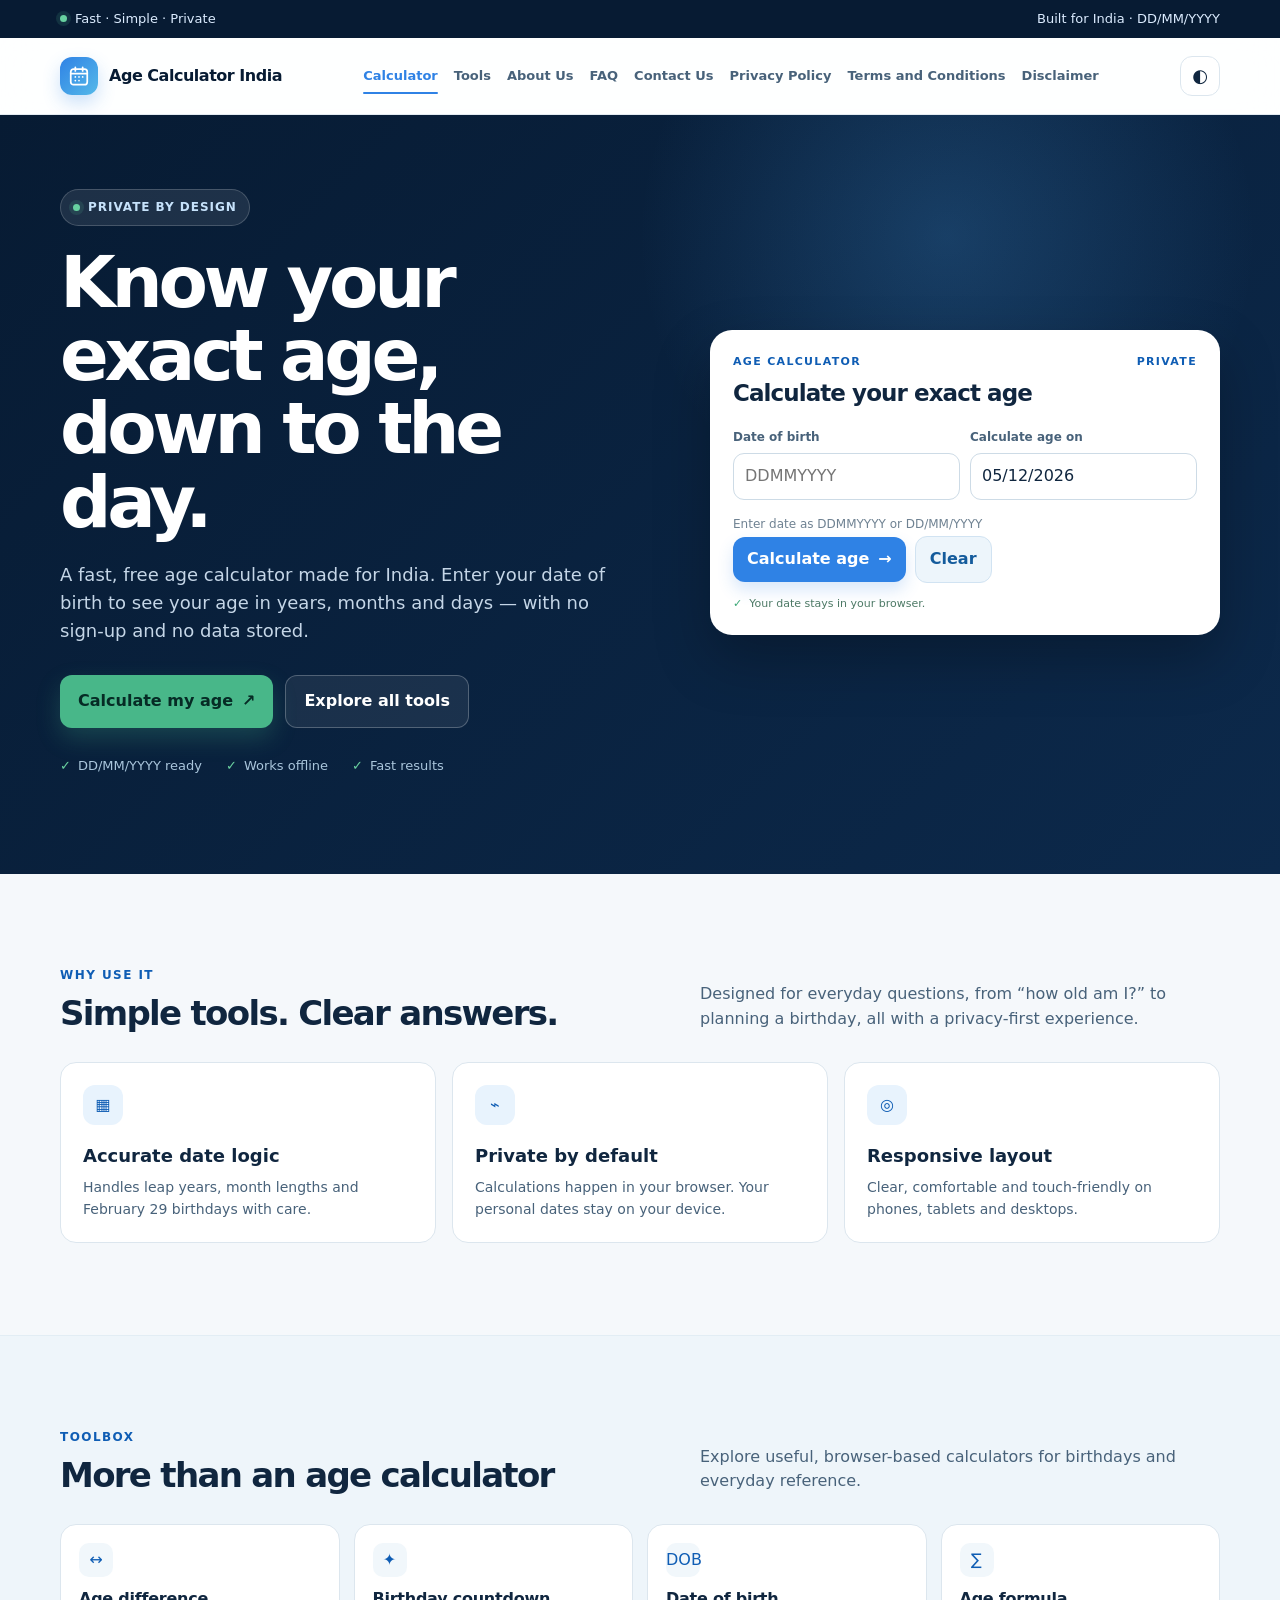
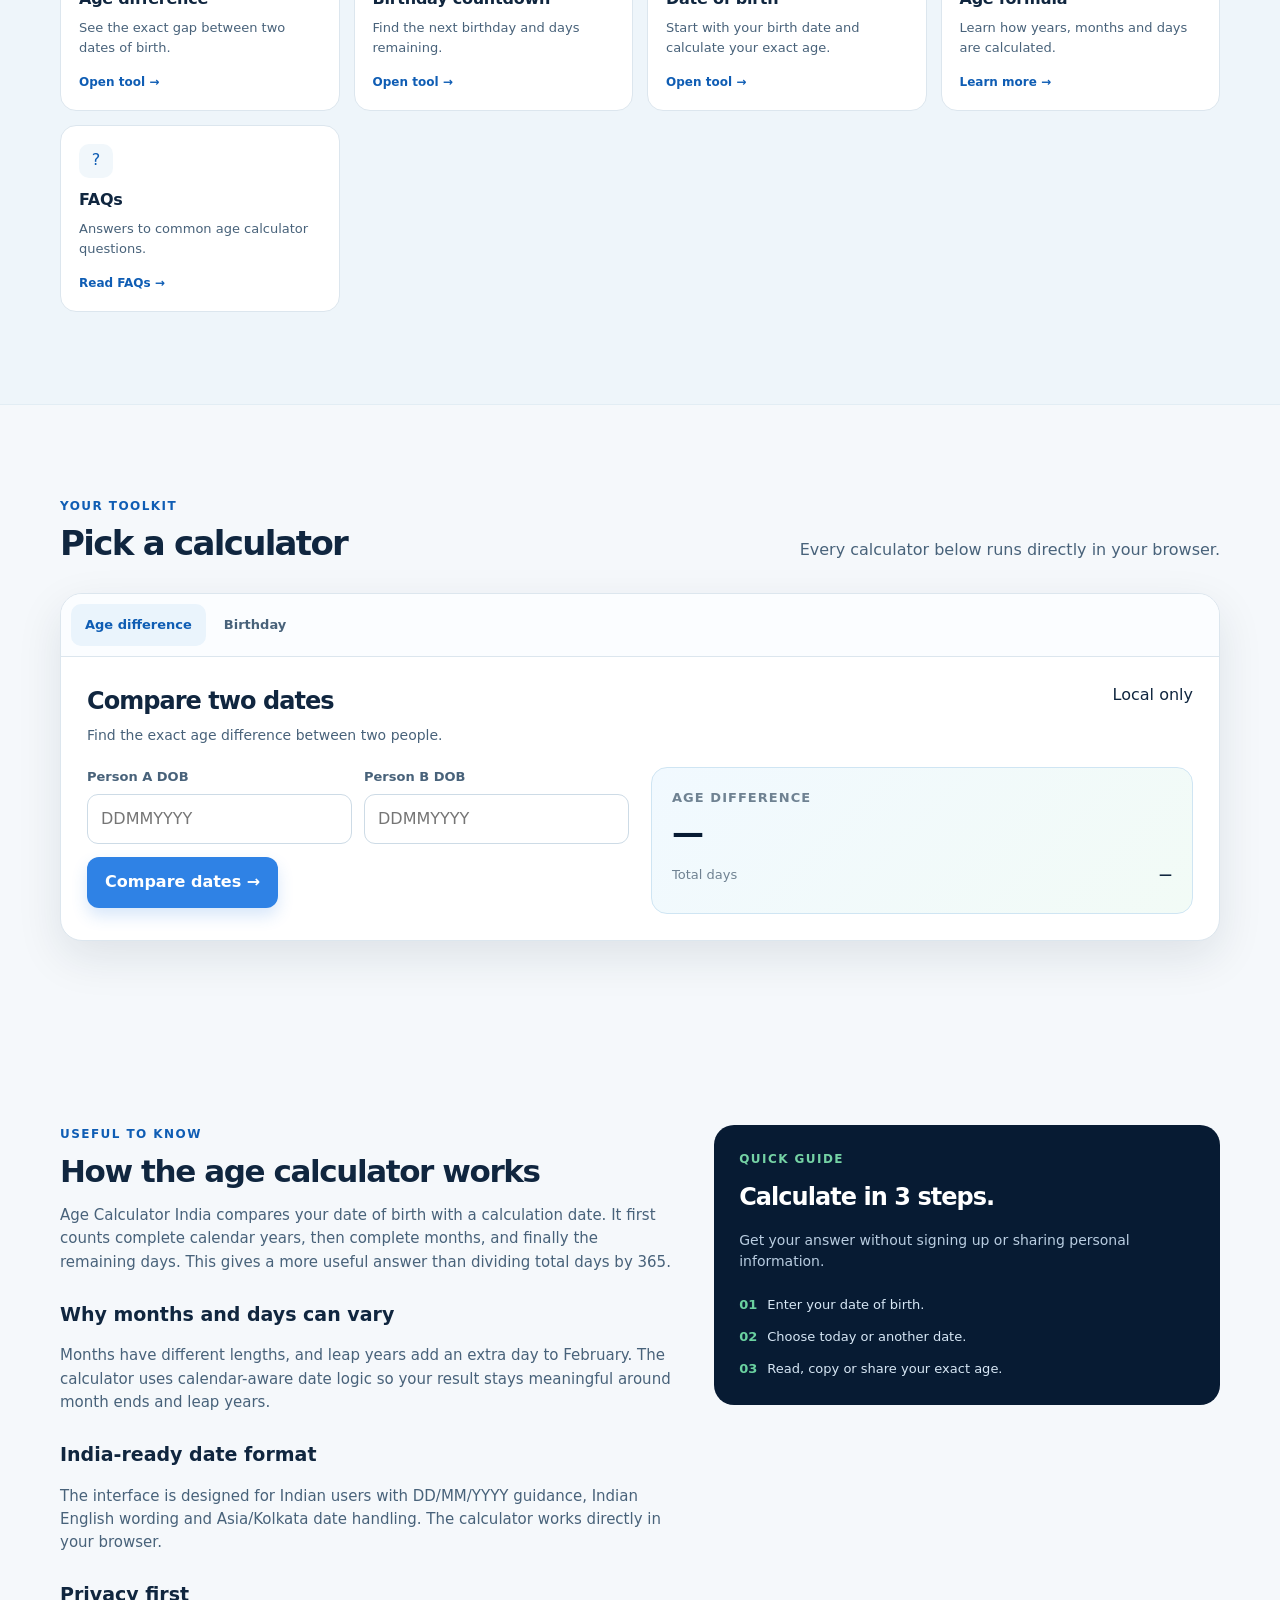
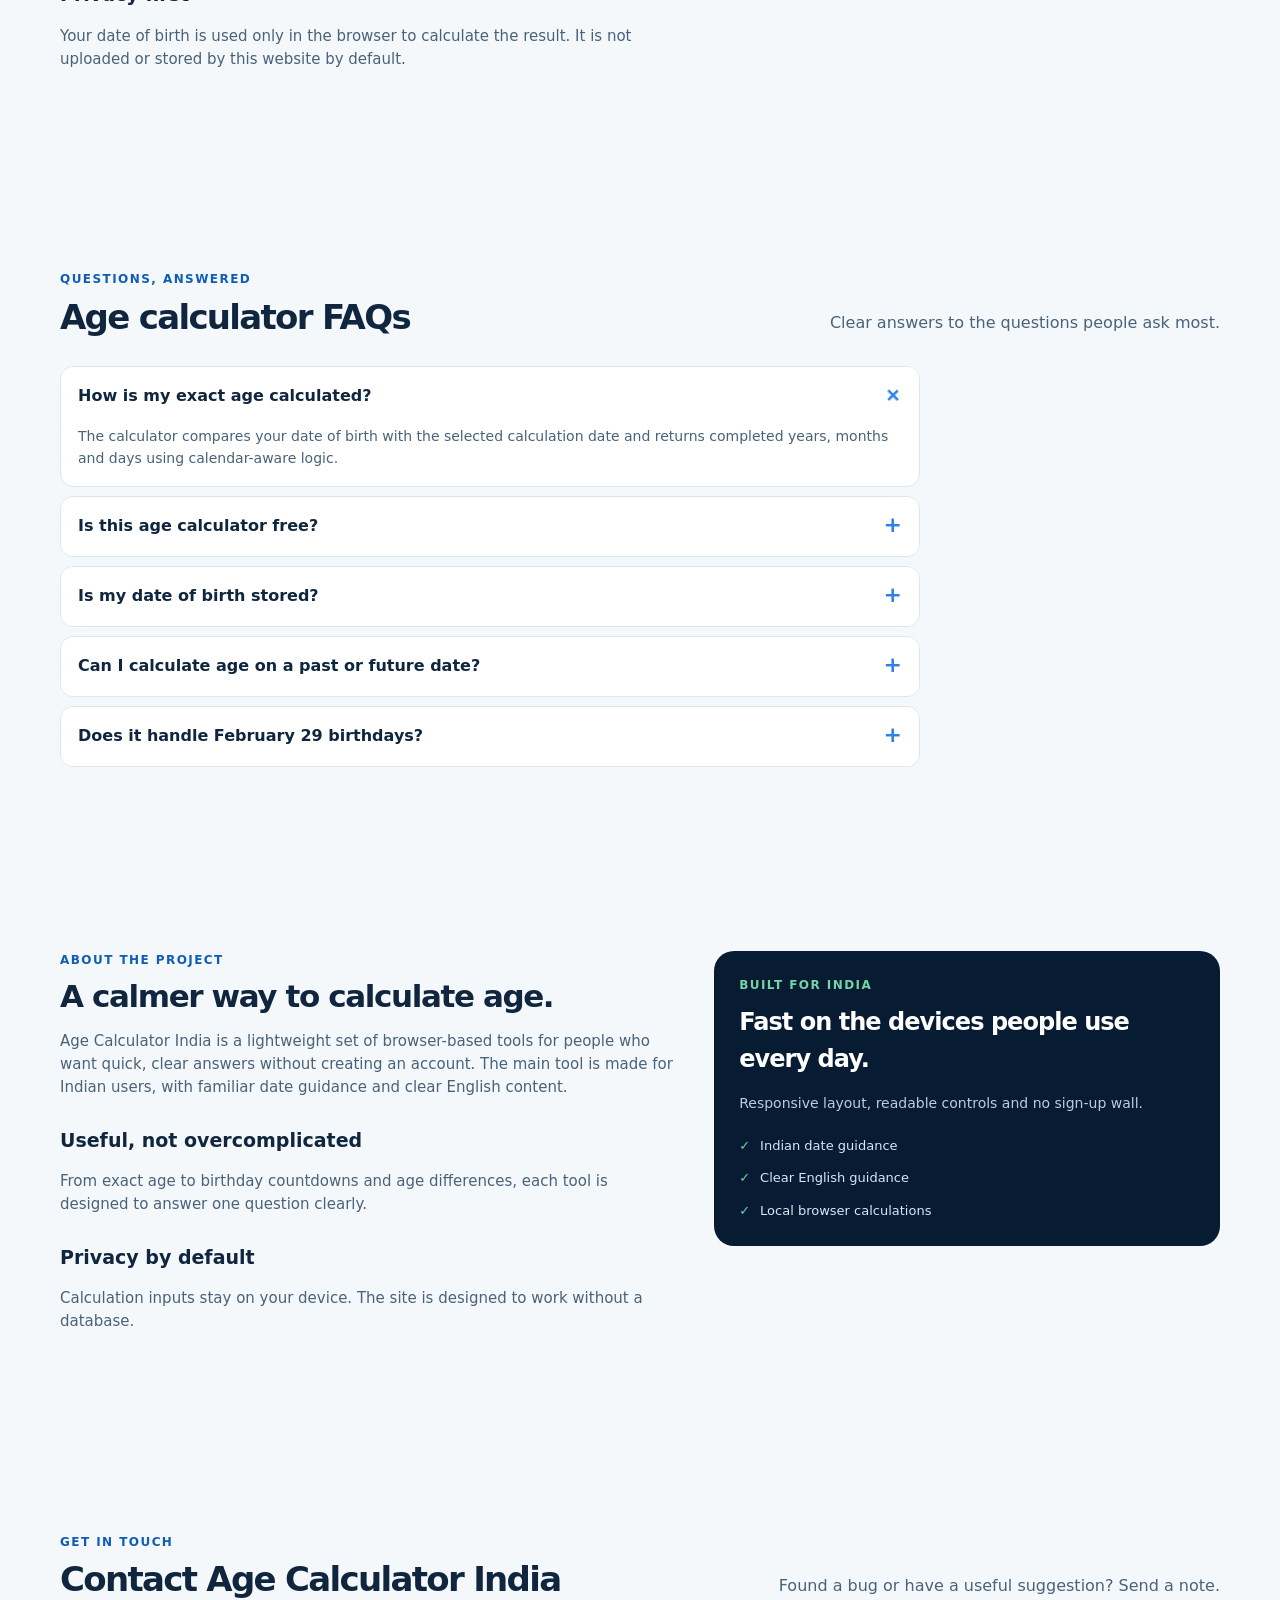
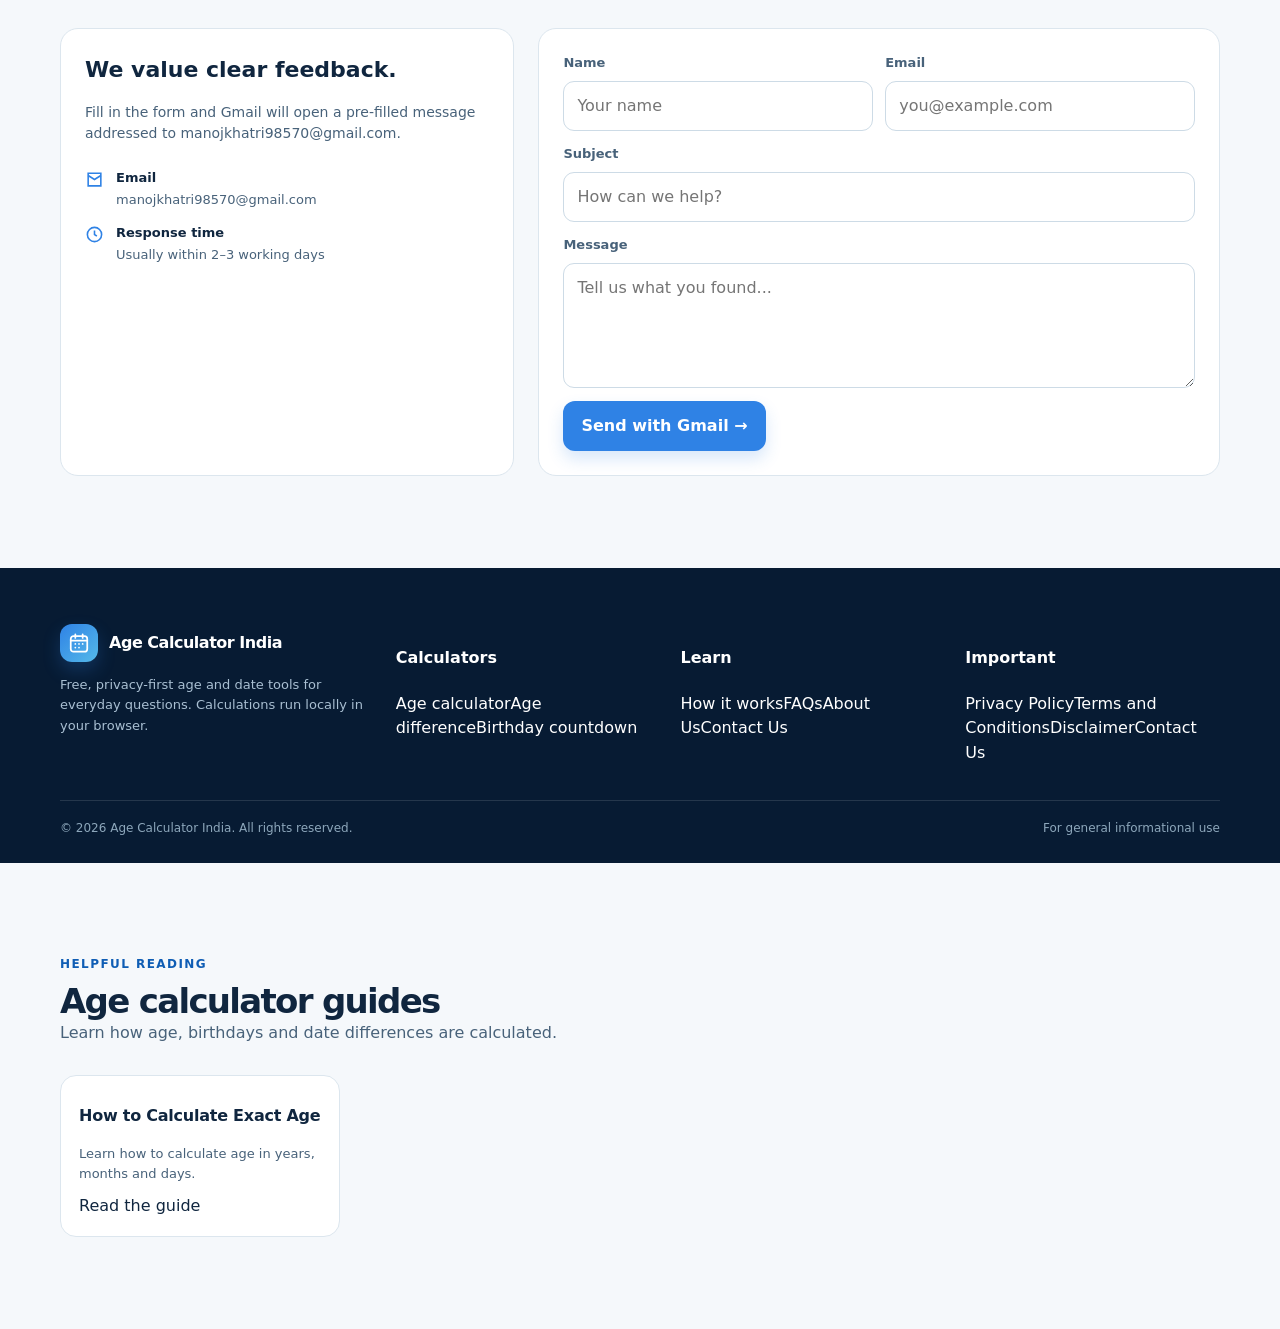
<file: index.html>
<!doctype html>
<html lang="en-IN">
<head>
  <meta name="google-site-verification" content="NVwg4ubzztADwQjtOp9mCSfwmZZO1OeNhg_w1CQrRns" />
  <meta charset="utf-8" />
  <meta name="viewport" content="width=device-width, initial-scale=1" />
  <title>Age Calculator India — Exact Age, Birthday & Date of Birth Calculator</title>
  <meta name="description" content="Calculate your exact age in years, months and days with Age Calculator India. Free, private, mobile-friendly tools for birthdays, age differences, and date tools." />
  <meta name="theme-color" content="#071b33" />
  <link rel="icon" href="data:image/svg+xml,%3Csvg xmlns='http://www.w3.org/2000/svg' viewBox='0 0 64 64'%3E%3Crect width='64' height='64' rx='18' fill='%232f82e5'/%3E%3Crect x='14' y='16' width='36' height='34' rx='7' fill='none' stroke='white' stroke-width='5'/%3E%3Cpath d='M22 11v10M42 11v10M14 27h36' stroke='white' stroke-width='5' stroke-linecap='round'/%3E%3C/svg%3E" />
  <link rel="canonical" href="https://manojkhatri0025-ops.github.io/age-calculator-india/" />
  <link rel="icon" href="favicon.svg" type="image/svg+xml" />
  <meta name="twitter:card" content="summary" />
  <meta name="twitter:title" content="Age Calculator India — Calculate Your Exact Age" />
  <meta name="twitter:description" content="Calculate exact age, age difference, and birthday dates online." />
  <meta property="og:title" content="Age Calculator India — Calculate Your Exact Age" />
  <meta property="og:description" content="A fast, private, browser-based age calculator for India." />
  <meta property="og:type" content="website" />
  <meta property="og:url" content="https://manojkhatri0025-ops.github.io/age-calculator-india/" />
  <style>
    :root{
      --ink:#10263f; --ink-2:#48627a; --muted:#6f8292; --canvas:#f5f8fb; --surface:#fff;
      --line:#dce6ee; --blue:#2f82e5; --blue-dark:#0f5db4; --mint:#3aa775; --mint-soft:#e9f7f0;
      --orange:#e79a4b; --orange-soft:#fff5e9; --danger:#dc665d; --navy:#071b33; --navy-2:#0c294b;
      --shadow:0 16px 45px rgba(16,38,63,.10); --radius:20px;
    }
    *{box-sizing:border-box} html{scroll-behavior:smooth} body{margin:0;background:var(--canvas);color:var(--ink);font-family:Inter,ui-sans-serif,system-ui,-apple-system,BlinkMacSystemFont,"Segoe UI",sans-serif;font-size:16px;line-height:1.55;overflow-x:hidden} a{color:inherit;text-decoration:none} button,input,select,textarea{font:inherit} button{cursor:pointer}.container{width:min(1160px,calc(100% - 40px));margin:auto}
    .topbar{background:var(--navy);color:#dcecff;font-size:13px}.topbar .container{height:38px;display:flex;align-items:center;justify-content:space-between;gap:16px}.top-note{display:flex;align-items:center;gap:8px}.dot{width:7px;height:7px;background:#67d1a0;border-radius:50%;display:inline-block;box-shadow:0 0 0 4px rgba(103,209,160,.12)}
    header{position:sticky;top:0;z-index:20;background:rgba(255,255,255,.88);backdrop-filter:blur(18px);border-bottom:1px solid rgba(220,230,238,.8)}.nav{height:76px;display:flex;align-items:center;justify-content:space-between;gap:22px}.brand{display:flex;align-items:center;gap:11px;font-weight:800;letter-spacing:-.03em;color:var(--navy);white-space:nowrap}.brand-mark{width:38px;height:38px;border-radius:12px;background:linear-gradient(135deg,#2f82e5,#55b9e9);display:grid;place-items:center;color:#fff;box-shadow:0 8px 18px rgba(47,130,229,.24)}.brand-mark svg{width:22px}.navlinks{display:flex;align-items:center;gap:26px;color:var(--ink-2);font-size:14px;font-weight:650}.navlinks a:hover{color:var(--blue)}.nav-actions{display:flex;align-items:center;gap:9px}.icon-btn,.theme-btn,.lang-btn{border:1px solid var(--line);background:#fff;color:var(--ink);height:40px;border-radius:12px;display:inline-grid;place-items:center}.icon-btn{min-width:40px}.theme-btn{min-width:40px;padding:0 11px;display:inline-flex;align-items:center;justify-content:center;gap:8px}.theme-label{font-size:12px;font-weight:800;letter-spacing:.01em}.control-glyph{font-size:18px;line-height:1;font-weight:800}.lang-btn{padding:0 12px;font-size:13px;font-weight:700}.icon-btn:hover,.theme-btn:hover,.lang-btn:hover{border-color:#a8c8e6;background:#f4f9fe;box-shadow:0 5px 14px rgba(16,38,63,.08)}.menu-btn{display:none}
    .hero{background:radial-gradient(circle at 74% 16%,rgba(76,164,238,.22),transparent 27%),linear-gradient(135deg,var(--navy),var(--navy-2));color:#fff;overflow:hidden}.hero-inner{padding:74px 0 98px;display:grid;grid-template-columns:1.04fr .96fr;align-items:center;gap:60px}.eyebrow{display:inline-flex;align-items:center;gap:8px;border:1px solid rgba(255,255,255,.18);background:rgba(255,255,255,.09);padding:8px 12px;border-radius:999px;color:#c6e2fb;font-size:12px;font-weight:800;letter-spacing:.08em;text-transform:uppercase}.hero h1{font-size:clamp(42px,6vw,72px);line-height:1.02;letter-spacing:-.06em;margin:20px 0 22px;max-width:690px}.hero p{font-size:18px;color:#c5d6e7;max-width:590px;margin:0 0 30px}.hero-ctas{display:flex;flex-wrap:wrap;gap:12px}.btn{border:0;border-radius:12px;padding:13px 18px;min-height:48px;display:inline-flex;align-items:center;justify-content:center;gap:9px;font-weight:800;transition:transform .18s,box-shadow .18s,background .18s}.btn:hover{transform:translateY(-1px)}.btn-primary{background:#48b789;color:#062b25;box-shadow:0 10px 25px rgba(72,183,137,.24)}.btn-primary:hover{background:#5bc89b}.btn-ghost{color:#fff;border:1px solid rgba(255,255,255,.24);background:rgba(255,255,255,.07)}.btn-ghost:hover{background:rgba(255,255,255,.14)}.hero-trust{display:flex;gap:24px;flex-wrap:wrap;color:#aac6dc;font-size:13px;margin-top:28px}.hero-trust span{display:flex;align-items:center;gap:7px}.check{color:#6ad1a0;font-weight:900}
    .hero-visual{min-height:360px;display:flex;align-items:center;justify-content:flex-end}.hero-calculator{width:min(100%,510px);background:#fff;color:var(--ink);border:1px solid rgba(255,255,255,.4);border-radius:22px;padding:22px;box-shadow:0 24px 55px rgba(0,0,0,.25)}.hero-calc-head{display:flex;align-items:center;justify-content:space-between;gap:12px;margin-bottom:6px}.hero-calc-head span{font-size:11px;font-weight:900;letter-spacing:.12em;text-transform:uppercase;color:var(--blue-dark)}.hero-calculator h3{margin:0 0 16px;font-size:23px;letter-spacing:-.04em}.hero-form-row{display:grid;grid-template-columns:1fr 1fr;gap:10px}.hero-calculator .field{margin-bottom:11px}.hero-calculator .field label{font-size:12px}.hero-calculator .field input{min-height:43px;padding:10px 11px}.hero-calc-actions{display:flex;gap:9px;align-items:center;flex-wrap:wrap}.hero-calc-actions .btn{min-height:43px;padding:10px 14px}.hero-result{display:none;margin-top:14px;border-radius:14px;padding:14px;background:linear-gradient(135deg,#eff8ff,#effaf5);border:1px solid #cfe5f3}.hero-result.show{display:block}.hero-result-label{font-size:11px;text-transform:uppercase;letter-spacing:.08em;color:var(--muted);font-weight:900}.hero-result-age{font-size:28px;line-height:1.1;font-weight:900;letter-spacing:-.05em;color:var(--navy);margin:4px 0}.hero-result-meta{font-size:12px;color:var(--ink-2)}.hero-result-actions{display:flex;gap:8px;margin-top:12px;flex-wrap:wrap}.hero-privacy{margin-top:12px;font-size:11px;color:#4c7965;display:flex;gap:7px;align-items:flex-start}.hero-privacy b{color:var(--mint)}
    .overlap{margin-top:-48px;position:relative;z-index:3}.calculator-shell{background:var(--surface);border:1px solid var(--line);border-radius:24px;box-shadow:var(--shadow);padding:28px}.calc-grid{display:grid;grid-template-columns:1fr 1fr;gap:28px}.calc-copy h2{margin:0 0 8px;font-size:27px;letter-spacing:-.035em}.calc-copy p{margin:0;color:var(--ink-2)}.privacy-note{display:flex;gap:9px;align-items:flex-start;color:#47735f;background:var(--mint-soft);border:1px solid #ccebdc;border-radius:12px;padding:11px 12px;font-size:12px;margin-top:18px}.privacy-note svg{flex:0 0 16px;margin-top:1px}.form-card{background:#f8fbfd;border:1px solid var(--line);border-radius:18px;padding:18px}.form-row{display:grid;grid-template-columns:1fr 1fr;gap:12px}.field{display:flex;flex-direction:column;gap:7px;margin-bottom:13px}.field label{font-size:13px;font-weight:800;color:var(--ink-2)}.field input,.field select,.field textarea{width:100%;border:1px solid #cddbe6;background:#fff;color:var(--ink);border-radius:11px;padding:12px 13px;outline:0;min-height:46px}.field textarea{min-height:125px;resize:vertical}.field input:focus,.field select:focus,.field textarea:focus{border-color:var(--blue);box-shadow:0 0 0 3px rgba(47,130,229,.12)}.field-hint{font-size:12px;color:var(--muted)}.form-actions{display:flex;gap:9px;flex-wrap:wrap}.btn-blue{background:var(--blue);color:#fff;box-shadow:0 8px 16px rgba(47,130,229,.19)}.btn-blue:hover{background:var(--blue-dark)}.btn-soft{background:#edf5fb;color:#145b9c;border:1px solid #d1e3f2}.btn-small{min-height:40px;padding:10px 13px;font-size:13px}.error{display:none;color:#a9443d;background:#fff0ef;border:1px solid #f2c8c3;border-radius:10px;padding:10px 12px;font-size:13px;margin:12px 0}.error.show{display:block}.result-card{display:none;margin-top:18px;border-radius:16px;border:1px solid #cfe5f3;background:linear-gradient(135deg,#f1f9ff,#f2fbf6);padding:17px}.result-card.show{display:block}.result-label{font-size:12px;text-transform:uppercase;letter-spacing:.08em;color:var(--muted);font-weight:800}.result-age{font-size:36px;line-height:1.1;font-weight:900;letter-spacing:-.055em;margin:3px 0 13px;color:var(--navy)}.result-pills{display:flex;flex-wrap:wrap;gap:8px}.result-pill{background:#fff;border:1px solid var(--line);border-radius:10px;padding:9px 10px;font-size:12px;color:var(--ink-2)}.result-pill strong{display:block;color:var(--ink);font-size:15px;margin-top:1px}.result-footer{display:flex;justify-content:space-between;gap:12px;align-items:center;margin-top:14px;padding-top:12px;border-top:1px solid rgba(125,163,185,.22);color:var(--muted);font-size:12px}
    .section{padding:92px 0}.section-head{display:flex;align-items:end;justify-content:space-between;gap:24px;margin-bottom:30px}.section-head h2{font-size:34px;line-height:1.1;letter-spacing:-.05em;margin:0}.section-head p{max-width:520px;margin:0;color:var(--ink-2)}.kicker{color:var(--blue-dark);font-size:12px;font-weight:900;letter-spacing:.12em;text-transform:uppercase;margin-bottom:10px}.feature-grid{display:grid;grid-template-columns:repeat(3,1fr);gap:16px}.feature{padding:22px;background:#fff;border:1px solid var(--line);border-radius:16px}.feature-icon{width:40px;height:40px;border-radius:12px;background:#e8f3fd;color:var(--blue-dark);display:grid;place-items:center;margin-bottom:17px}.feature h3{margin:0 0 7px;font-size:18px}.feature p{margin:0;color:var(--ink-2);font-size:14px}
    .tools-section{background:#eef5fa;border-top:1px solid #e2edf4;border-bottom:1px solid #e2edf4}.tools-grid{display:grid;grid-template-columns:repeat(4,1fr);gap:14px}.tool-card{background:#fff;border:1px solid var(--line);border-radius:16px;padding:18px;min-height:162px;display:flex;flex-direction:column;justify-content:space-between;transition:transform .18s,box-shadow .18s,border-color .18s}.tool-card:hover{transform:translateY(-3px);box-shadow:0 12px 24px rgba(16,38,63,.08);border-color:#afcfe8}.tool-card h3{font-size:16px;margin:10px 0 6px;letter-spacing:-.015em}.tool-card p{font-size:13px;color:var(--ink-2);margin:0}.tool-link{display:inline-flex;align-items:center;gap:5px;color:var(--blue-dark);font-size:12px;font-weight:900;margin-top:15px}.tool-icon{width:34px;height:34px;display:grid;place-items:center;border-radius:10px;background:#f1f7fb;color:var(--blue-dark)}
    .workspace{background:#fff;border:1px solid var(--line);border-radius:22px;box-shadow:var(--shadow);overflow:hidden}.tabs{display:flex;gap:4px;overflow:auto;padding:10px;border-bottom:1px solid var(--line);background:#fbfdff}.tab{border:0;background:transparent;padding:11px 14px;border-radius:10px;color:var(--ink-2);font-size:13px;font-weight:800;white-space:nowrap}.tab.active{background:#eaf4fc;color:var(--blue-dark)}.pane{display:none;padding:26px}.pane.active{display:block}.pane-header{display:flex;justify-content:space-between;align-items:start;gap:18px;margin-bottom:20px}.pane-header h3{font-size:24px;letter-spacing:-.04em;margin:0 0 5px}.pane-header p{margin:0;color:var(--ink-2);font-size:14px}.mini-grid{display:grid;grid-template-columns:1fr 1fr;gap:22px}.inline-result{border:1px solid #cfe5f3;background:linear-gradient(135deg,#f1f9ff,#f2fbf6);border-radius:16px;padding:20px;min-height:100%;}.inline-result h4{font-size:13px;text-transform:uppercase;color:var(--muted);letter-spacing:.08em;margin:0 0 8px}.big-number{font-size:32px;line-height:1.1;font-weight:900;letter-spacing:-.05em;color:var(--navy);margin-bottom:14px}.info-list{display:grid;gap:9px}.info-item{display:flex;justify-content:space-between;gap:18px;border-bottom:1px dashed #c9dae6;padding-bottom:8px;font-size:13px}.info-item:last-child{border-bottom:0}.info-item span{color:var(--muted)}.disclaimer{background:var(--orange-soft);border:1px solid #f1d4aa;color:#855c2e;padding:12px 13px;border-radius:11px;font-size:13px;margin-top:14px}.success{display:none;color:#2e7659;background:var(--mint-soft);border:1px solid #c6ead8;padding:11px 13px;border-radius:11px;font-size:13px;margin-top:12px}.success.show{display:block}
    .content-grid{display:grid;grid-template-columns:1.1fr .9fr;gap:36px;align-items:start}.prose{max-width:710px}.prose h2{font-size:31px;letter-spacing:-.045em;line-height:1.15;margin:0 0 14px}.prose h3{font-size:19px;margin:26px 0 7px}.prose p,.prose li{color:var(--ink-2);font-size:15px}.prose ul{padding-left:20px}.side-card{background:var(--navy);color:#fff;border-radius:20px;padding:25px;position:sticky;top:110px}.side-card h3{font-size:24px;letter-spacing:-.04em;margin:0 0 12px}.side-card p{color:#b9cde1;font-size:14px}.side-list{display:grid;gap:12px;margin-top:22px}.side-list div{display:flex;gap:10px;align-items:flex-start;color:#d7e7f5;font-size:13px}.side-list b{color:#6ad1a0}.faq-list{display:grid;gap:9px;max-width:860px}.faq-item{background:#fff;border:1px solid var(--line);border-radius:13px;overflow:hidden}.faq-q{width:100%;display:flex;justify-content:space-between;gap:14px;border:0;background:#fff;padding:17px;text-align:left;color:var(--ink);font-weight:800}.faq-a{display:none;padding:0 17px 17px;color:var(--ink-2);font-size:14px}.faq-item.open .faq-a{display:block}.faq-item.open .plus{transform:rotate(45deg)}.plus{font-size:22px;line-height:1;color:var(--blue);transition:transform .2s}
    .contact-grid{display:grid;grid-template-columns:.8fr 1.2fr;gap:24px}.contact-card{background:#fff;border:1px solid var(--line);border-radius:18px;padding:24px}.contact-card h3{margin:0 0 8px;font-size:22px}.contact-card p{color:var(--ink-2);font-size:14px}.contact-points{display:grid;gap:13px;margin-top:23px}.contact-point{display:flex;gap:12px;align-items:flex-start}.contact-point svg{color:var(--blue);flex:0 0 19px;margin-top:2px}.contact-point div{font-size:13px;color:var(--ink-2)}.contact-point strong{display:block;color:var(--ink);margin-bottom:2px}
    footer{background:var(--navy);color:#fff;padding:56px 0 25px}.footer-grid{display:grid;grid-template-columns:1.2fr 1fr 1fr 1fr;gap:30px}.footer-brand p{color:#a9bfd2;font-size:13px;max-width:310px}.footer h4{font-size:13px;margin:0 0 14px;color:#fff}.footer a{display:block;color:#a9bfd2;font-size:13px;margin:9px 0}.footer a:hover{color:#fff}.footer-bottom{display:flex;justify-content:space-between;gap:18px;border-top:1px solid rgba(255,255,255,.12);margin-top:34px;padding-top:18px;color:#8da7bb;font-size:12px}.hidden{display:none!important}
    body.dark{--ink:#f1f6fb;--ink-2:#bdcad6;--muted:#91a4b3;--canvas:#101b27;--surface:#162433;--line:#294052;--navy:#061522;--navy-2:#0b2239}.dark header{background:rgba(16,27,39,.88)}.dark .brand{color:#fff}.dark .icon-btn,.dark .theme-btn,.dark .lang-btn,.dark .form-card,.dark .field input,.dark .field select,.dark .field textarea,.dark .feature,.dark .tool-card,.dark .workspace,.dark .faq-item,.dark .faq-q,.dark .contact-card{background:#162433;color:var(--ink);border-color:var(--line)}.dark .fake-field{background:#1b2d3f;border-color:var(--line);color:#98abba}.dark .fake-result,.dark .result-card,.dark .inline-result{background:linear-gradient(135deg,#162b3f,#16352e);border-color:#34536a}.dark .result-pill,.dark .fake-chip{background:#1d3041;border-color:#365164;color:#c6d4df}.dark .btn-soft{background:#18324a;color:#b8dcf6;border-color:#31526c}.dark .tabs{background:#122131;border-color:var(--line)}.dark .tab{color:#b9cbd7}.dark .tab.active{background:#1a3d59;color:#cdeaff}.dark .tools-section{background:#12202d;border-color:#213a4c}.dark .feature-icon,.dark .tool-icon{background:#1a344a;color:#95cefa}.dark .side-card{background:#0b2239}.dark .topbar{background:#040e19}.dark .contact-point div,.dark .contact-point strong{color:var(--ink)}.dark .hero-calculator{background:#162433;color:var(--ink);border-color:#294052}.dark .hero-calculator .field input{background:#1b2d3f;color:var(--ink);border-color:#294052}.dark .hero-result{background:linear-gradient(135deg,#162b3f,#16352e);border-color:#34536a}.dark .hero-result-age,.dark .big-number,.dark .result-age{color:#f6fbff}.dark .footer{background:#061522}
    @media (max-width:980px){.hero-inner{grid-template-columns:1fr;gap:36px;padding:60px 0 82px}.hero-visual{max-width:560px}.calc-grid,.content-grid,.contact-grid{grid-template-columns:1fr}.tools-grid{grid-template-columns:repeat(2,1fr)}.feature-grid{grid-template-columns:repeat(3,1fr)}.side-card{position:static}.footer-grid{grid-template-columns:2fr 1fr 1fr}}
    @media (max-width:700px){.container{width:min(100% - 28px,1160px)}.topbar .container{height:34px;font-size:11px}.topbar .top-right{display:none}.nav{height:66px;overflow:hidden}.brand{min-width:0}.brand>span:last-child{overflow:hidden;text-overflow:ellipsis}.nav-actions{gap:6px}.lang-btn,.theme-label{display:none}.navlinks{display:none}.navlinks.open{display:flex;position:absolute;top:66px;left:0;right:0;flex-direction:column;align-items:flex-start;gap:0;padding:12px 18px 17px;background:#fff;border-bottom:1px solid var(--line);box-shadow:0 12px 20px rgba(16,38,63,.08)}.dark .navlinks.open{background:#162433}.navlinks.open a{padding:11px 4px;width:100%}.menu-btn{display:inline-grid}.hero-inner{padding:48px 0 74px}.hero h1{font-size:47px}.hero p{font-size:16px}.hero-visual{display:flex;min-height:auto;justify-content:stretch}.hero-calculator{width:100%}.hero-form-row{grid-template-columns:1fr}.overlap{margin-top:-32px}.calculator-shell{padding:20px}.calc-grid,.mini-grid,.form-row{grid-template-columns:1fr}.section{padding:70px 0}.section-head{display:block}.section-head h2{font-size:29px;margin-bottom:11px}.feature-grid{grid-template-columns:1fr}.tools-grid{grid-template-columns:1fr}.pane{padding:20px}.pane-header{display:block}.footer-grid{grid-template-columns:1fr 1fr}.footer-brand{grid-column:1/-1}.footer-bottom{display:block}.footer-bottom span{display:block;margin-bottom:6px}}
    @media (prefers-reduced-motion:reduce){*,*:before,*:after{scroll-behavior:auto!important;transition:none!important}}
  
/* Full navigation remains compact on desktop and collapses into the mobile menu. */
.navlinks{gap:16px;font-size:13px}
@media (max-width:1100px) and (min-width:701px){.nav{gap:12px}.navlinks{gap:9px;font-size:11px}.brand{font-size:14px}}
</style>
  <script type="application/ld+json">
  {"@context":"https://schema.org","@type":"WebApplication","name":"Age Calculator India","applicationCategory":"UtilitiesApplication","operatingSystem":"Any","description":"A free age calculator for users in India with birthday and date tools.","url":"https://manojkhatri0025-ops.github.io/age-calculator-india/","offers":{"@type":"Offer","price":"0","priceCurrency":"INR"}}
  </script>
  <script type="application/ld+json">
  {"@context":"https://schema.org","@type":"FAQPage","mainEntity":[{"@type":"Question","name":"How is age calculated?","acceptedAnswer":{"@type":"Answer","text":"Age is calculated by comparing the date of birth with the selected calculation date and returning completed years, months and days."}},{"@type":"Question","name":"Is my date of birth stored?","acceptedAnswer":{"@type":"Answer","text":"No. The calculator runs locally in your browser and does not store your date of birth by default."}}]}
  </script>
<style id='nav-active-css'>.navlinks a{position:relative;display:inline-block}.navlinks a.active{color:var(--blue);font-weight:700}.navlinks a.active::after{content:'';position:absolute;left:0;right:0;bottom:-8px;height:2px;border-radius:2px;background:var(--blue)}</style></head>
<body>
  <div class="topbar"><div class="container"><span class="top-note"><i class="dot"></i> Fast · Simple · Private</span><span class="top-right">Built for India · DD/MM/YYYY</span></div></div>
  <header><div class="container nav">
    <a href="index.html#home" class="brand" aria-label="Age Calculator India home"><span class="brand-mark"><svg viewBox="0 0 24 24" fill="none" stroke="currentColor" stroke-width="1.9" stroke-linecap="round" stroke-linejoin="round"><rect x="3" y="4.5" width="18" height="17" rx="3"/><path d="M8 2.5v4M16 2.5v4M3 9.5h18M8 13h.01M12 13h.01M16 13h.01M8 17h.01M12 17h.01"/></svg></span><span>Age Calculator India</span></a>
    <nav class="navlinks" id="navlinks"><a href="index.html#home">Calculator</a><a href="index.html#tools">Tools</a><a href="about.html">About Us</a><a href="index.html#faq">FAQ</a><a href="contact.html">Contact Us</a><a href="privacy-policy.html">Privacy Policy</a><a href="terms.html">Terms and Conditions</a><a href="disclaimer.html">Disclaimer</a></nav>
    <div class="nav-actions"><button class="theme-btn" id="themeBtn" type="button" aria-label="Toggle light and dark theme" aria-pressed="false" title="Switch appearance"><span id="themeIcon" class="control-glyph" aria-hidden="true">◐</span></button><button class="icon-btn menu-btn" id="menuBtn" type="button" aria-label="Open menu"><span class="control-glyph" aria-hidden="true">≡</span></button></div>
  </div></header>

  <main>
    <section class="hero" id="home"><div class="container hero-inner">
      <div><span class="eyebrow"><span class="dot"></span> Private by design</span><h1>Know your exact age, down to the day.</h1><p id="heroText">A fast, free age calculator made for India. Enter your date of birth to see your age in years, months and days — with no sign-up and no data stored.</p><div class="hero-ctas"><a href="#home" class="btn btn-primary">Calculate my age <span>↗</span></a><a href="#tools" class="btn btn-ghost">Explore all tools</a></div><div class="hero-trust"><span><b class="check">✓</b> DD/MM/YYYY ready</span><span><b class="check">✓</b> Works offline</span><span><b class="check">✓</b> Fast results</span></div></div>
      <div class="hero-visual"><div class="hero-calculator" aria-label="Main age calculator"><div class="hero-calc-head"><span>Age calculator</span><span class="mini-tag">Private</span></div><h3>Calculate your exact age</h3><div class="hero-form-row"><div class="field"><label for="heroDob">Date of birth</label><input id="heroDob" type="text" inputmode="numeric" placeholder="DDMMYYYY" maxlength="10" aria-describedby="heroDateHint"></div><div class="field"><label for="heroAsOf">Calculate age on</label><input id="heroAsOf" type="text" inputmode="numeric" placeholder="DDMMYYYY" maxlength="10"></div></div><span id="heroDateHint" class="field-hint">Enter date as DDMMYYYY or DD/MM/YYYY</span><div id="heroError" class="error" role="alert"></div><div class="hero-calc-actions"><button class="btn btn-blue" id="heroCalculate" type="button">Calculate age <span>→</span></button><button class="btn btn-soft" id="heroClear" type="button">Clear</button></div><div class="hero-result" id="heroResult" aria-live="polite"><div class="hero-result-label">Exact age</div><div class="hero-result-age" id="heroHeadline">—</div><div class="hero-result-meta" id="heroMeta">Calculated locally</div><div class="result-pills" id="heroDetails"></div><div class="hero-result-actions"><button class="btn btn-soft btn-small" id="copyShareLink" type="button">Copy link</button></div></div><div class="hero-privacy"><b>✓</b><span>Your date stays in your browser.</span></div></div></div>
    </div></section>

    

    <section class="section"><div class="container"><div class="section-head"><div><div class="kicker">Why use it</div><h2>Simple tools. Clear answers.</h2></div><p>Designed for everyday questions, from “how old am I?” to planning a birthday, all with a privacy-first experience.</p></div><div class="feature-grid"><article class="feature"><div class="feature-icon">▦</div><h3>Accurate date logic</h3><p>Handles leap years, month lengths and February 29 birthdays with care.</p></article><article class="feature"><div class="feature-icon">⌁</div><h3>Private by default</h3><p>Calculations happen in your browser. Your personal dates stay on your device.</p></article><article class="feature"><div class="feature-icon">◎</div><h3>Responsive layout</h3><p>Clear, comfortable and touch-friendly on phones, tablets and desktops.</p></article></div></div></section>

    <section class="section tools-section" id="tools"><div class="container"><div class="section-head"><div><div class="kicker">Toolbox</div><h2>More than an age calculator</h2></div><p>Explore useful, browser-based calculators for birthdays and everyday reference.</p></div><div class="tools-grid"><a class="tool-card" href="#workspace" data-tab="difference"><div><div class="tool-icon">↔</div><h3>Age difference</h3><p>See the exact gap between two dates of birth.</p></div><span class="tool-link">Open tool →</span></a><a class="tool-card" href="#workspace" data-tab="birthday"><div><div class="tool-icon">✦</div><h3>Birthday countdown</h3><p>Find the next birthday and days remaining.</p></div><span class="tool-link">Open tool →</span></a><a class="tool-card" href="#home"><div><div class="tool-icon">DOB</div><h3>Date of birth</h3><p>Start with your birth date and calculate your exact age.</p></div><span class="tool-link">Open tool →</span></a><a class="tool-card" href="#content"><div><div class="tool-icon">∑</div><h3>Age formula</h3><p>Learn how years, months and days are calculated.</p></div><span class="tool-link">Learn more →</span></a><a class="tool-card" href="#faq"><div><div class="tool-icon">?</div><h3>FAQs</h3><p>Answers to common age calculator questions.</p></div><span class="tool-link">Read FAQs →</span></a></div></div></section>

    <section class="section" id="workspace"><div class="container"><div class="section-head"><div><div class="kicker">Your toolkit</div><h2>Pick a calculator</h2></div><p>Every calculator below runs directly in your browser.</p></div><div class="workspace"><div class="tabs" role="tablist"><button class="tab active" data-pane="difference" role="tab">Age difference</button><button class="tab" data-pane="birthday" role="tab">Birthday</button></div>
      <div class="pane active" id="pane-difference"><div class="pane-header"><div><h3>Compare two dates</h3><p>Find the exact age difference between two people.</p></div><span class="mini-tag">Local only</span></div><div class="mini-grid"><div><div class="form-row"><div class="field"><label for="personA">Person A DOB</label><input type="text" inputmode="numeric" placeholder="DDMMYYYY" maxlength="10" id="personA"></div><div class="field"><label for="personB">Person B DOB</label><input type="text" inputmode="numeric" placeholder="DDMMYYYY" maxlength="10" id="personB"></div></div><div id="diffError" class="error" role="alert"></div><button class="btn btn-blue" id="calculateDiff" type="button">Compare dates →</button></div><div class="inline-result"><h4>Age difference</h4><div class="big-number" id="diffHeadline">—</div><div class="info-list" id="diffInfo"><div class="info-item"><span>Total days</span><b>—</b></div></div></div></div></div>
      <div class="pane" id="pane-birthday"><div class="pane-header"><div><h3>Birthday countdown</h3><p>See when the next birthday arrives.</p></div><span class="mini-tag">Local only</span></div><div class="mini-grid"><div><div class="field"><label for="birthdayDob">Date of birth</label><input type="text" inputmode="numeric" placeholder="DDMMYYYY" maxlength="10" id="birthdayDob"></div><div id="birthdayError" class="error" role="alert"></div><button class="btn btn-blue" id="calculateBirthday" type="button">Show birthday →</button></div><div class="inline-result"><h4>Next birthday</h4><div class="big-number" id="birthdayHeadline">—</div><div class="info-list" id="birthdayInfo"><div class="info-item"><span>Days remaining</span><b>—</b></div></div></div></div></div>
          </div></div></section>

    <section class="section" id="content"><div class="container content-grid"><article class="prose"><div class="kicker">Useful to know</div><h2>How the age calculator works</h2><p>Age Calculator India compares your date of birth with a calculation date. It first counts complete calendar years, then complete months, and finally the remaining days. This gives a more useful answer than dividing total days by 365.</p><h3>Why months and days can vary</h3><p>Months have different lengths, and leap years add an extra day to February. The calculator uses calendar-aware date logic so your result stays meaningful around month ends and leap years.</p><h3>India-ready date format</h3><p>The interface is designed for Indian users with DD/MM/YYYY guidance, Indian English wording and Asia/Kolkata date handling. The calculator works directly in your browser.</p><h3>Privacy first</h3><p>Your date of birth is used only in the browser to calculate the result. It is not uploaded or stored by this website by default.</p></article><aside class="side-card"><div class="kicker" style="color:#75d3a5">Quick guide</div><h3>Calculate in 3 steps.</h3><p>Get your answer without signing up or sharing personal information.</p><div class="side-list"><div><b>01</b><span>Enter your date of birth.</span></div><div><b>02</b><span>Choose today or another date.</span></div><div><b>03</b><span>Read, copy or share your exact age.</span></div></div></aside></div></section>

    <section class="section" id="faq"><div class="container"><div class="section-head"><div><div class="kicker">Questions, answered</div><h2>Age calculator FAQs</h2></div><p>Clear answers to the questions people ask most.</p></div><div class="faq-list"><div class="faq-item open"><button class="faq-q" type="button">How is my exact age calculated?<span class="plus">+</span></button><div class="faq-a">The calculator compares your date of birth with the selected calculation date and returns completed years, months and days using calendar-aware logic.</div></div><div class="faq-item"><button class="faq-q" type="button">Is this age calculator free?<span class="plus">+</span></button><div class="faq-a">Yes. The calculator is free to use and no account is required.</div></div><div class="faq-item"><button class="faq-q" type="button">Is my date of birth stored?<span class="plus">+</span></button><div class="faq-a">No. The calculator runs locally in your browser and does not store your date of birth by default.</div></div><div class="faq-item"><button class="faq-q" type="button">Can I calculate age on a past or future date?<span class="plus">+</span></button><div class="faq-a">You can calculate age on any date on or after the date of birth. A date before the birth date will show a validation message.</div></div><div class="faq-item"><button class="faq-q" type="button">Does it handle February 29 birthdays?<span class="plus">+</span></button><div class="faq-a">Yes. Leap years and February 29 birthdays are handled with a clear next-birthday rule for non-leap years.</div></div></div></div></section>

    <section class="section" id="about"><div class="container content-grid"><article class="prose"><div class="kicker">About the project</div><h2>A calmer way to calculate age.</h2><p>Age Calculator India is a lightweight set of browser-based tools for people who want quick, clear answers without creating an account. The main tool is made for Indian users, with familiar date guidance and clear English content.</p><h3>Useful, not overcomplicated</h3><p>From exact age to birthday countdowns and age differences, each tool is designed to answer one question clearly.</p><h3>Privacy by default</h3><p>Calculation inputs stay on your device. The site is designed to work without a database.</p></article><aside class="side-card"><div class="kicker" style="color:#75d3a5">Built for India</div><h3>Fast on the devices people use every day.</h3><p>Responsive layout, readable controls and no sign-up wall.</p><div class="side-list"><div><b>✓</b><span>Indian date guidance</span></div><div><b>✓</b><span>Clear English guidance</span></div><div><b>✓</b><span>Local browser calculations</span></div></div></aside></div></section>

    <section class="section" id="contact"><div class="container"><div class="section-head"><div><div class="kicker">Get in touch</div><h2>Contact Age Calculator India</h2></div><p>Found a bug or have a useful suggestion? Send a note.</p></div><div class="contact-grid"><div class="contact-card"><h3>We value clear feedback.</h3><p>Fill in the form and Gmail will open a pre-filled message addressed to manojkhatri98570@gmail.com.</p><div class="contact-points"><div class="contact-point"><svg viewBox="0 0 24 24" fill="none" stroke="currentColor" stroke-width="2"><path d="M4 4h16v16H4z"/><path d="m4 7 8 5 8-5"/></svg><div><strong>Email</strong>manojkhatri98570@gmail.com</div></div><div class="contact-point"><svg viewBox="0 0 24 24" fill="none" stroke="currentColor" stroke-width="2"><circle cx="12" cy="12" r="9"/><path d="M12 7v5l3 2"/></svg><div><strong>Response time</strong>Usually within 2–3 working days</div></div></div></div><div class="contact-card"><form id="contactForm"><div class="form-row"><div class="field"><label for="contactName">Name</label><input id="contactName" required placeholder="Your name"></div><div class="field"><label for="contactEmail">Email</label><input id="contactEmail" type="email" required placeholder="you@example.com"></div></div><div class="field"><label for="contactSubject">Subject</label><input id="contactSubject" required placeholder="How can we help?"></div><div class="field"><label for="contactMessage">Message</label><textarea id="contactMessage" required placeholder="Tell us what you found..."></textarea></div><input id="website" class="hidden" tabindex="-1" autocomplete="off"><div class="form-actions"><button class="btn btn-blue" id="sendGmail" type="button">Send with Gmail →</button></div><div id="contactSuccess" class="success" role="status">Choose an option to open a pre-filled message.</div></form></div></div></div></section>
  </main>

  <footer><div class="container"><div class="footer-grid"><div class="footer-brand"><a href="index.html#home" class="brand" style="color:#fff"><span class="brand-mark"><svg viewBox="0 0 24 24" fill="none" stroke="currentColor" stroke-width="1.9" stroke-linecap="round" stroke-linejoin="round"><rect x="3" y="4.5" width="18" height="17" rx="3"/><path d="M8 2.5v4M16 2.5v4M3 9.5h18M8 13h.01M12 13h.01M16 13h.01M8 17h.01M12 17h.01"/></svg></span><span>Age Calculator India</span></a><p>Free, privacy-first age and date tools for everyday questions. Calculations run locally in your browser.</p></div><div><h4>Calculators</h4><a href="index.html#home">Age calculator</a><a href="index.html#workspace">Age difference</a><a href="index.html#workspace">Birthday countdown</a></div><div><h4>Learn</h4><a href="index.html#content">How it works</a><a href="index.html#faq">FAQs</a><a href="about.html">About Us</a><a href="contact.html">Contact Us</a></div><div><h4>Important</h4><a href="privacy-policy.html">Privacy Policy</a><a href="terms.html">Terms and Conditions</a><a href="disclaimer.html">Disclaimer</a><a href="contact.html">Contact Us</a></div></div><div class="footer-bottom"><span>© 2026 Age Calculator India. All rights reserved.</span><span>For general informational use</span></div></div></footer>

  <script>
    const $ = (id) => document.getElementById(id);
    const MS_DAY = 86400000;
    function todayUTC(){const d=new Date(); return new Date(Date.UTC(d.getFullYear(),d.getMonth(),d.getDate()));}
    function inputDate(value){if(!value)return null;const raw=value.trim();let y,m,d;if(/^\d{4}-\d{1,2}-\d{1,2}$/.test(raw)){[y,m,d]=raw.split('-').map(Number)}else{const digits=raw.replace(/\D/g,'');if(digits.length===8){d=Number(digits.slice(0,2));m=Number(digits.slice(2,4));y=Number(digits.slice(4,8))}else{const parts=raw.split(/[\/. -]/).filter(Boolean).map(Number);if(parts.length!==3)return null;if(parts[0]>31){[y,m,d]=parts}else{[d,m,y]=parts}}}if(!y||!m||!d||y<1000||m<1||m>12||d<1||d>31)return null;const date=new Date(Date.UTC(y,m-1,d));return date.getUTCFullYear()===y&&date.getUTCMonth()===m-1&&date.getUTCDate()===d?date:null}
    function isoDate(d){return d.toISOString().slice(0,10)}
    function indianDate(d){return `${String(d.getUTCDate()).padStart(2,'0')}/${String(d.getUTCMonth()+1).padStart(2,'0')}/${d.getUTCFullYear()}`}
    function fmt(d){return new Intl.DateTimeFormat('en-IN',{day:'2-digit',month:'short',year:'numeric',timeZone:'UTC'}).format(d)}
    function fmtLong(d){return new Intl.DateTimeFormat('en-IN',{weekday:'long',day:'2-digit',month:'long',year:'numeric',timeZone:'UTC'}).format(d)}
    function daysBetween(a,b){return Math.round((b-a)/MS_DAY)}
    function addDays(d,n){const x=new Date(d);x.setUTCDate(x.getUTCDate()+n);return x}
    function isLeap(y){return y%4===0&&(y%100!==0||y%400===0)}
    function safeBirthday(year, month, day){return new Date(Date.UTC(year,month,month===1&&day===29&&!isLeap(year)?28:day))}
    function ageParts(birth, end){let y=end.getUTCFullYear()-birth.getUTCFullYear();let m=end.getUTCMonth()-birth.getUTCMonth();let d=end.getUTCDate()-birth.getUTCDate();if(d<0){m--;const prev=new Date(Date.UTC(end.getUTCFullYear(),end.getUTCMonth(),0));d+=prev.getUTCDate()}if(m<0){y--;m+=12}return {y,m,d}}
    function totalMonths(birth,end){return (end.getUTCFullYear()-birth.getUTCFullYear())*12+(end.getUTCMonth()-birth.getUTCMonth())-(end.getUTCDate()<birth.getUTCDate()?1:0)}
    function ageText(p){const unit=(n,s)=>`${n} ${s}${n===1?'':'s'}`;return `${unit(p.y,'year')}, ${unit(p.m,'month')}, ${unit(p.d,'day')}`}
    function showError(el,msg){el.textContent=msg;el.classList.add('show')}
    function hideError(el){el.textContent='';el.classList.remove('show')}
    function setToday(){const t=isoDate(todayUTC());if($('asOf'))$('asOf').value=t;if($('heroAsOf'))$('heroAsOf').value=indianDate(todayUTC());['personA','personB','birthdayDob','lmp','heroDob'].forEach(id=>{if($(id))$(id).max=t})}
    let currentShareUrl='';
    function buildShareUrl(dob,asOf){const url=new URL(window.location.href);url.search='';url.hash='home';url.searchParams.set('dob',dob);url.searchParams.set('asOf',asOf);return url.toString()}
    function calculateHeroAge(){const b=inputDate($('heroDob').value),e=inputDate($('heroAsOf').value)||todayUTC(),err=$('heroError');hideError(err);if(!b){showError(err,'Please enter a valid date of birth.');return false}if(e<b){showError(err,'The calculation date must be on or after the date of birth.');return false}const p=ageParts(b,e),nextYear=e.getUTCFullYear()+(safeBirthday(e.getUTCFullYear(),b.getUTCMonth(),b.getUTCDate())<=e?1:0),next=safeBirthday(nextYear,b.getUTCMonth(),b.getUTCDate());$('heroHeadline').textContent=ageText(p);$('heroMeta').textContent=`Next birthday: ${fmt(next)} · ${daysBetween(e,next).toLocaleString('en-IN')} days to go`;const details=[['Total months',totalMonths(b,e).toLocaleString('en-IN')],['Total weeks',Math.floor(daysBetween(b,e)/7).toLocaleString('en-IN')],['Total days',daysBetween(b,e).toLocaleString('en-IN')],['Day of birth',fmtLong(b)]];$('heroDetails').innerHTML=details.map(([label,value])=>`<span class="result-pill">${label}<strong>${value}</strong></span>`).join('');currentShareUrl=buildShareUrl(isoDate(b),isoDate(e));window.history.replaceState({},'',currentShareUrl);$('heroResult').classList.add('show');return true}
    async function copyText(text){try{await navigator.clipboard.writeText(text);return true}catch{const area=document.createElement('textarea');area.value=text;area.style.position='fixed';area.style.opacity='0';document.body.appendChild(area);area.select();const ok=document.execCommand('copy');area.remove();return ok}}
    $('heroCalculate').addEventListener('click',calculateHeroAge);$('heroDob').addEventListener('keydown',e=>{if(e.key==='Enter')calculateHeroAge()});$('heroClear').addEventListener('click',()=>{const url=new URL(window.location.href);url.search='';url.hash='home';window.history.replaceState({},'',url);$('heroDob').value='';$('heroAsOf').value=indianDate(todayUTC());$('heroHeadline').textContent='—';$('heroMeta').textContent='Calculated locally';$('heroDetails').innerHTML='';$('heroResult').classList.remove('show');currentShareUrl='';hideError($('heroError'))});$('copyShareLink').addEventListener('click',async()=>{if(!currentShareUrl)return;if(await copyText(currentShareUrl)){$('copyShareLink').textContent='Copied ✓';setTimeout(()=>$('copyShareLink').textContent='Copy link',1400)}});
    function formatDateField(el){const digits=el.value.replace(/\D/g,'').slice(0,8);if(digits.length>4)el.value=`${digits.slice(0,2)}/${digits.slice(2,4)}/${digits.slice(4)}`;else if(digits.length>2)el.value=`${digits.slice(0,2)}/${digits.slice(2)}`;else el.value=digits}document.querySelectorAll('input[placeholder="DDMMYYYY"]').forEach(el=>el.addEventListener('input',()=>formatDateField(el)));
    function loadSharedAge(){const params=new URLSearchParams(window.location.search),dob=params.get('dob'),asOf=params.get('asOf');if(inputDate(dob)){ const birth=inputDate(dob),calcDate=inputDate(asOf);$('heroDob').value=indianDate(birth);if(calcDate)$('heroAsOf').value=indianDate(calcDate);calculateHeroAge() }}
    function openPane(name){document.querySelectorAll('.tab').forEach(t=>t.classList.toggle('active',t.dataset.pane===name));document.querySelectorAll('.pane').forEach(p=>p.classList.toggle('active',p.id==='pane-'+name));document.getElementById('workspace').scrollIntoView({behavior:'smooth',block:'start'})}
    document.querySelectorAll('.tab').forEach(t=>t.addEventListener('click',()=>openPane(t.dataset.pane)));document.querySelectorAll('[data-tab]').forEach(a=>a.addEventListener('click',()=>openPane(a.dataset.tab)));
    $('calculateDiff').addEventListener('click',()=>{const a=inputDate($('personA').value),b=inputDate($('personB').value),err=$('diffError');hideError(err);if(!a||!b){showError(err,'Please enter both dates of birth.');return}const older=a<=b?a:b,younger=a<=b?b:a,p=ageParts(older,younger);$('diffHeadline').textContent=ageText(p);$('diffInfo').innerHTML=`<div class="info-item"><span>Older person</span><b>${a<=b?'Person A':'Person B'}</b></div><div class="info-item"><span>Total days</span><b>${daysBetween(older,younger).toLocaleString('en-IN')}</b></div><div class="info-item"><span>Total weeks</span><b>${Math.floor(daysBetween(older,younger)/7).toLocaleString('en-IN')}</b></div>`});
    $('calculateBirthday').addEventListener('click',()=>{const b=inputDate($('birthdayDob').value),e=todayUTC(),err=$('birthdayError');hideError(err);if(!b){showError(err,'Please enter a valid date of birth.');return}if(b>e){showError(err,'Birthday cannot be in the future.');return}const year=e.getUTCFullYear()+(safeBirthday(e.getUTCFullYear(),b.getUTCMonth(),b.getUTCDate())<=e?1:0),next=safeBirthday(year,b.getUTCMonth(),b.getUTCDate()),p=ageParts(b,e);$('birthdayHeadline').textContent=fmt(next);$('birthdayInfo').innerHTML=`<div class="info-item"><span>Days remaining</span><b>${daysBetween(e,next).toLocaleString('en-IN')}</b></div><div class="info-item"><span>Weekday</span><b>${new Intl.DateTimeFormat('en-IN',{weekday:'long',timeZone:'UTC'}).format(next)}</b></div><div class="info-item"><span>Age today</span><b>${p.y} years</b></div><div class="info-item"><span>Age on birthday</span><b>${p.y+1} years</b></div>`});
    document.querySelectorAll('.faq-q').forEach(q=>q.addEventListener('click',()=>q.parentElement.classList.toggle('open')));
    function setTheme(isDark){document.body.classList.toggle('dark',isDark);localStorage.setItem('age-theme',isDark?'dark':'light');$('themeIcon').textContent=isDark?'◑':'◐';$('themeBtn').setAttribute('aria-pressed',String(isDark));$('themeBtn').title=isDark?'Switch to light theme':'Switch to dark theme'}$('themeBtn').addEventListener('click',()=>setTheme(!document.body.classList.contains('dark')));setTheme(localStorage.getItem('age-theme')==='dark');
    $('menuBtn').addEventListener('click',()=>{$('navlinks').classList.toggle('open')});document.querySelectorAll('.navlinks a').forEach(a=>a.addEventListener('click',()=> $('navlinks').classList.remove('open')));
    const contactTo='manojkhatri98570@gmail.com';function getContactMessage(){return {subject:$('contactSubject').value.trim(),body:`Name: ${$('contactName').value.trim()}\nEmail: ${$('contactEmail').value.trim()}\n\n${$('contactMessage').value.trim()}`}}function contactIsValid(){if(!$('contactForm').checkValidity()){ $('contactForm').reportValidity();return false }if($('website').value)return false;return true}$('sendGmail').addEventListener('click',()=>{if(!contactIsValid())return;const data=getContactMessage();const gmailUrl=`https://mail.google.com/mail/?view=cm&fs=1&to=${encodeURIComponent(contactTo)}&su=${encodeURIComponent(data.subject)}&body=${encodeURIComponent(data.body)}`;$('contactSuccess').textContent='Gmail compose is opening. Review the message and click Send in Gmail.';$('contactSuccess').classList.add('show');window.open(gmailUrl,'_blank','noopener')});
    setToday();loadSharedAge();
  </script>

<section class="section" id="guides"><div class="container"><div class="section-head"><div><div class="kicker">Helpful reading</div><h2>Age calculator guides</h2><p>Learn how age, birthdays and date differences are calculated.</p></div></div><div class="tools-grid"><a class="tool-card" href="how-to-calculate-exact-age.html"><h3>How to Calculate Exact Age</h3><p>Learn how to calculate age in years, months and days.</p><span>Read the guide</span></a></div></div></section>
<script src='shared.js'></script><script id='nav-fix-v3'>(()=>{const update=()=>{const file=(location.pathname.split('/').pop()||'index.html').toLowerCase();const hash=(location.hash||'#home').toLowerCase();document.querySelectorAll('.navlinks a').forEach(a=>{a.classList.remove('active');a.removeAttribute('aria-current');const bits=(a.getAttribute('href')||'').toLowerCase().split('#');const linkFile=(bits[0]||'index.html').split('/').pop()||'index.html';const linkHash=bits[1]?('#'+bits[1]):'';const active=file==='index.html'?linkFile==='index.html'&&linkHash===hash:linkFile===file;if(active){a.classList.add('active');a.setAttribute('aria-current','page')}})};update();window.addEventListener('hashchange',update)})();</script></body>
</html>
</file>
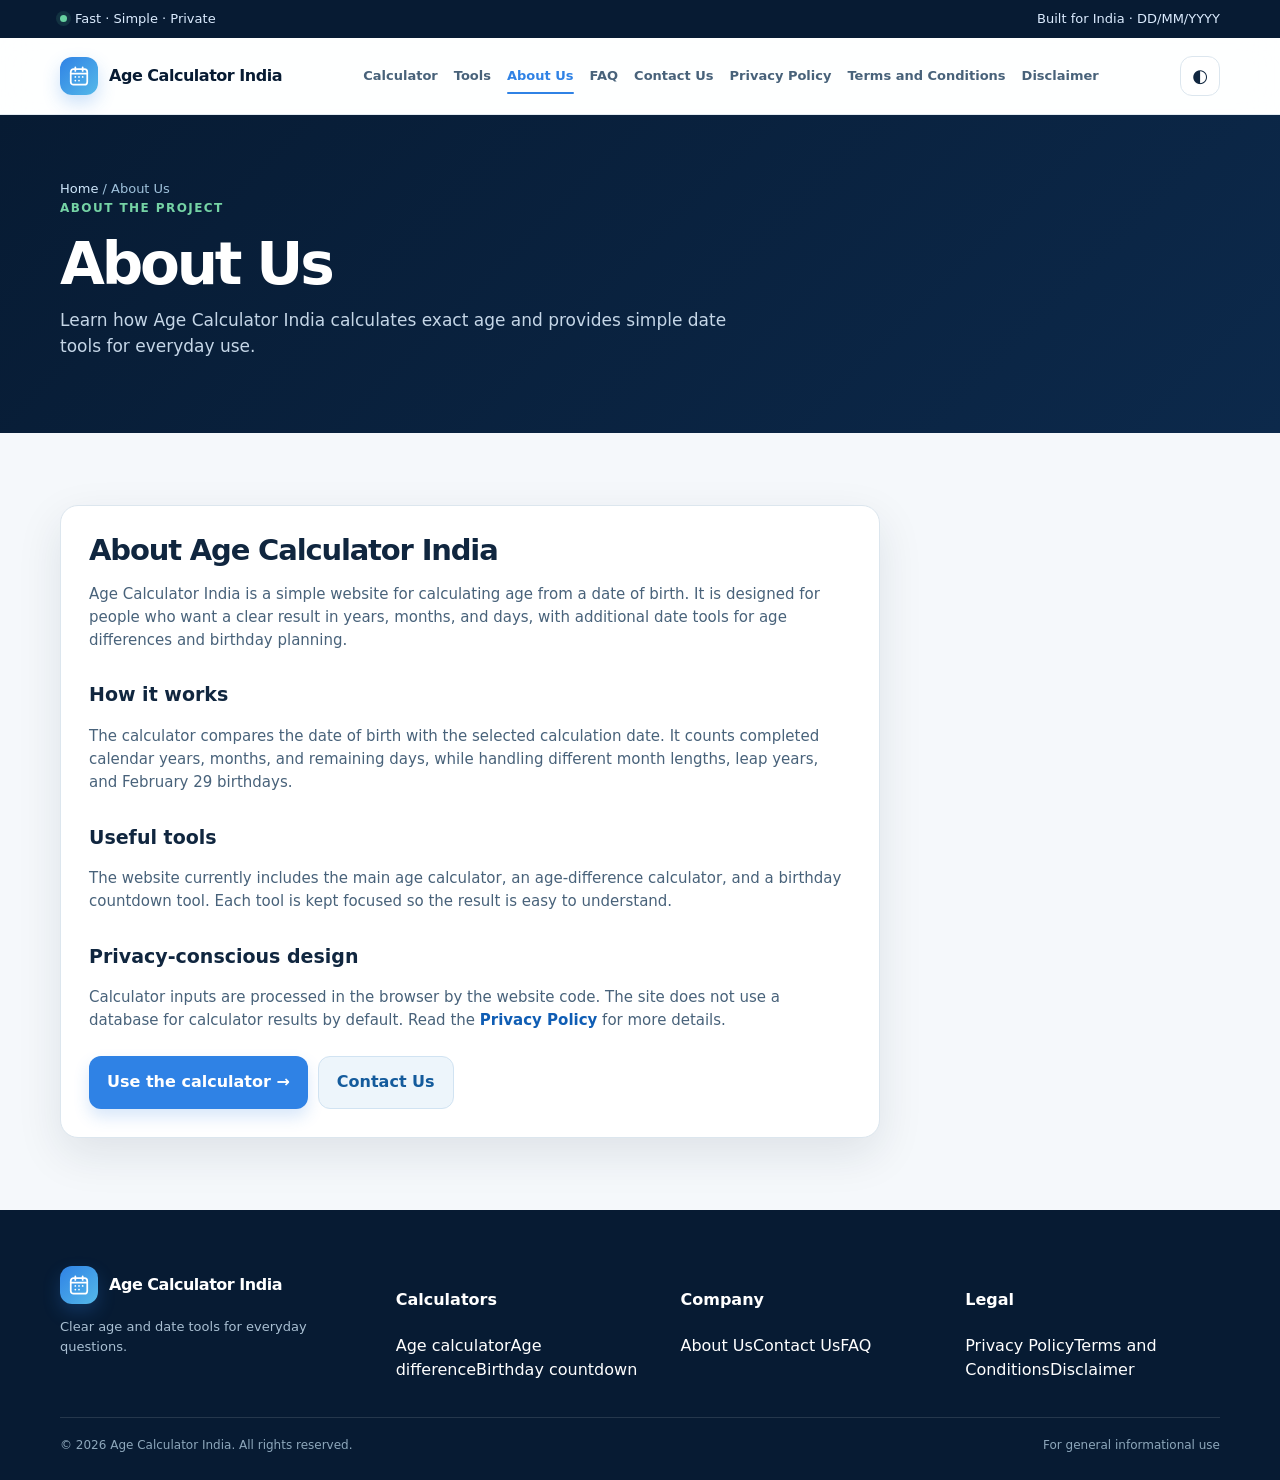
<file: about.html>
<!doctype html>
<html lang="en-IN">
<head>
  <meta charset="utf-8" />
  <meta name="viewport" content="width=device-width, initial-scale=1" />
  <title>About Age Calculator India</title>
  <meta name="description" content="Learn how Age Calculator India calculates exact age and provides simple date tools for everyday use." />
  <link rel="canonical" href="https://manojkhatri0025-ops.github.io/age-calculator-india/about.html" />
  <link rel="icon" href="favicon.svg" type="image/svg+xml" />
  <meta property="og:title" content="About Age Calculator India" />
  <meta property="og:description" content="Learn how Age Calculator India calculates exact age and provides simple date tools for everyday use." />
  <meta property="og:type" content="website" />
  <meta property="og:url" content="https://manojkhatri0025-ops.github.io/age-calculator-india/about.html" />
  <meta name="twitter:card" content="summary" />
  <meta name="twitter:title" content="About Age Calculator India" />
  <meta name="twitter:description" content="Learn how Age Calculator India calculates exact age and provides simple date tools for everyday use." />
  <link rel="stylesheet" href="shared.css" />
  
</head>
<body>
<div class="topbar"><div class="container"><span class="top-note"><i class="dot"></i> Fast · Simple · Private</span><span class="top-right">Built for India · DD/MM/YYYY</span></div></div>
<header><div class="container nav"><a href="index.html#home" class="brand" aria-label="Age Calculator India home"><span class="brand-mark"><svg viewBox="0 0 24 24" fill="none" stroke="currentColor" stroke-width="1.9" stroke-linecap="round" stroke-linejoin="round"><rect x="3" y="4.5" width="18" height="17" rx="3"/><path d="M8 2.5v4M16 2.5v4M3 9.5h18M8 13h.01M12 13h.01M16 13h.01M8 17h.01M12 17h.01"/></svg></span><span>Age Calculator India</span></a><nav class="navlinks" id="navlinks"><a href="index.html#home">Calculator</a><a href="index.html#tools">Tools</a><a href="about.html">About Us</a><a href="index.html#faq">FAQ</a><a href="contact.html">Contact Us</a><a href="privacy-policy.html">Privacy Policy</a><a href="terms.html">Terms and Conditions</a><a href="disclaimer.html">Disclaimer</a></nav><div class="nav-actions"><button class="theme-btn" id="themeBtn" type="button" aria-label="Toggle light and dark theme" aria-pressed="false" title="Switch appearance"><span id="themeIcon" class="control-glyph" aria-hidden="true">◐</span></button><button class="icon-btn menu-btn" id="menuBtn" type="button" aria-label="Open menu"><span class="control-glyph" aria-hidden="true">≡</span></button></div></div></header>
<main class="page-main">
  <section class="page-hero"><div class="container"><div class="breadcrumbs"><a href="index.html#home">Home</a> / About Us</div><div class="kicker" style="color:#75d3a5">About the project</div><h1>About Us</h1><p>Learn how Age Calculator India calculates exact age and provides simple date tools for everyday use.</p></div></section>
  <section class="content-section"><div class="container"><div class="content-wrap"><div class="legal-card"><h2>About Age Calculator India</h2><p>Age Calculator India is a simple website for calculating age from a date of birth. It is designed for people who want a clear result in years, months, and days, with additional date tools for age differences and birthday planning.</p><h3>How it works</h3><p>The calculator compares the date of birth with the selected calculation date. It counts completed calendar years, months, and remaining days, while handling different month lengths, leap years, and February 29 birthdays.</p><h3>Useful tools</h3><p>The website currently includes the main age calculator, an age-difference calculator, and a birthday countdown tool. Each tool is kept focused so the result is easy to understand.</p><h3>Privacy-conscious design</h3><p>Calculator inputs are processed in the browser by the website code. The site does not use a database for calculator results by default. Read the <a href="privacy-policy.html" style="color:var(--blue-dark);font-weight:800">Privacy Policy</a> for more details.</p><div class="page-actions"><a class="btn btn-blue" href="index.html#home">Use the calculator →</a><a class="btn btn-soft" href="contact.html">Contact Us</a></div></div></div></div></section>
</main>
<footer><div class="container"><div class="footer-grid"><div class="footer-brand"><a href="index.html#home" class="brand" style="color:#fff"><span class="brand-mark"><svg viewBox="0 0 24 24" fill="none" stroke="currentColor" stroke-width="1.9" stroke-linecap="round" stroke-linejoin="round"><rect x="3" y="4.5" width="18" height="17" rx="3"/><path d="M8 2.5v4M16 2.5v4M3 9.5h18M8 13h.01M12 13h.01M16 13h.01M8 17h.01M12 17h.01"/></svg></span><span>Age Calculator India</span></a><p>Clear age and date tools for everyday questions.</p></div><div><h4>Calculators</h4><a href="index.html#home">Age calculator</a><a href="index.html#workspace">Age difference</a><a href="index.html#workspace">Birthday countdown</a></div><div><h4>Company</h4><a href="about.html">About Us</a><a href="contact.html">Contact Us</a><a href="index.html#faq">FAQ</a></div><div><h4>Legal</h4><a href="privacy-policy.html">Privacy Policy</a><a href="terms.html">Terms and Conditions</a><a href="disclaimer.html">Disclaimer</a></div></div><div class="footer-bottom"><span>© 2026 Age Calculator India. All rights reserved.</span><span>For general informational use</span></div></div></footer>
<script src="shared.js"></script>

</body>
</html>
</file>
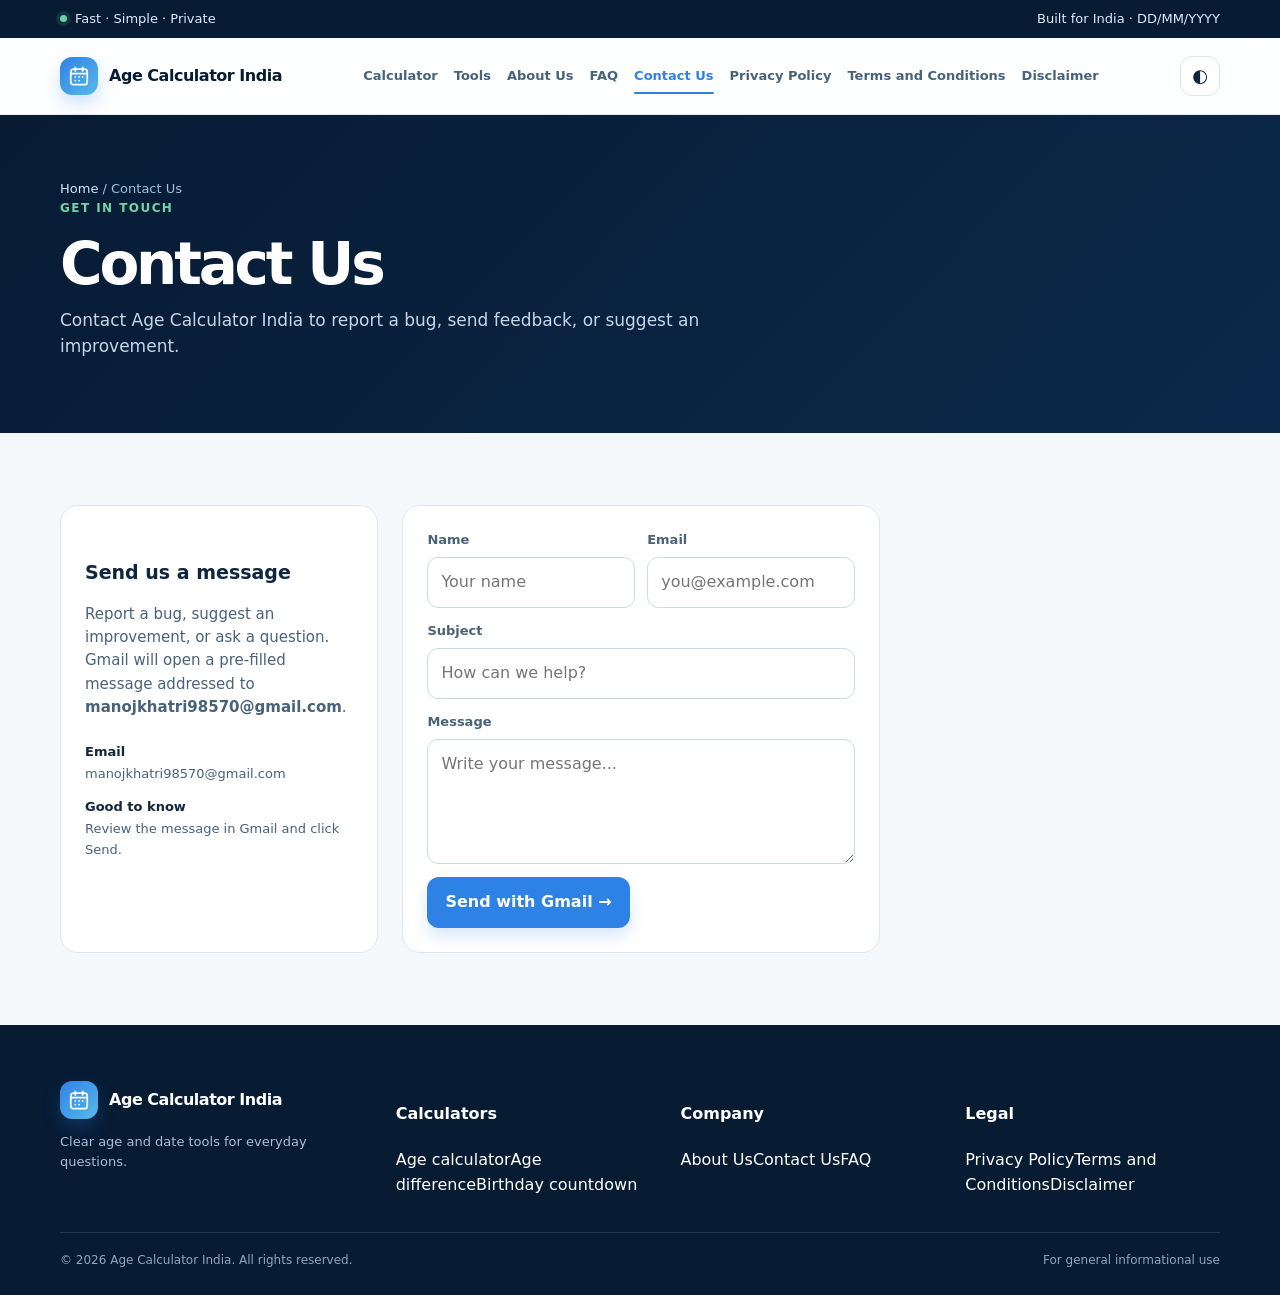
<file: contact.html>
<!doctype html>
<html lang="en-IN">
<head>
  <meta charset="utf-8" />
  <meta name="viewport" content="width=device-width, initial-scale=1" />
  <title>Contact Age Calculator India</title>
  <meta name="description" content="Contact Age Calculator India to report a bug, send feedback, or suggest an improvement." />
  <link rel="canonical" href="https://manojkhatri0025-ops.github.io/age-calculator-india/contact.html" />
  <link rel="icon" href="favicon.svg" type="image/svg+xml" />
  <meta property="og:title" content="Contact Age Calculator India" />
  <meta property="og:description" content="Contact Age Calculator India to report a bug, send feedback, or suggest an improvement." />
  <meta property="og:type" content="website" />
  <meta property="og:url" content="https://manojkhatri0025-ops.github.io/age-calculator-india/contact.html" />
  <meta name="twitter:card" content="summary" />
  <meta name="twitter:title" content="Contact Age Calculator India" />
  <meta name="twitter:description" content="Contact Age Calculator India to report a bug, send feedback, or suggest an improvement." />
  <link rel="stylesheet" href="shared.css" />
  
</head>
<body>
<div class="topbar"><div class="container"><span class="top-note"><i class="dot"></i> Fast · Simple · Private</span><span class="top-right">Built for India · DD/MM/YYYY</span></div></div>
<header><div class="container nav"><a href="index.html#home" class="brand" aria-label="Age Calculator India home"><span class="brand-mark"><svg viewBox="0 0 24 24" fill="none" stroke="currentColor" stroke-width="1.9" stroke-linecap="round" stroke-linejoin="round"><rect x="3" y="4.5" width="18" height="17" rx="3"/><path d="M8 2.5v4M16 2.5v4M3 9.5h18M8 13h.01M12 13h.01M16 13h.01M8 17h.01M12 17h.01"/></svg></span><span>Age Calculator India</span></a><nav class="navlinks" id="navlinks"><a href="index.html#home">Calculator</a><a href="index.html#tools">Tools</a><a href="about.html">About Us</a><a href="index.html#faq">FAQ</a><a href="contact.html">Contact Us</a><a href="privacy-policy.html">Privacy Policy</a><a href="terms.html">Terms and Conditions</a><a href="disclaimer.html">Disclaimer</a></nav><div class="nav-actions"><button class="theme-btn" id="themeBtn" type="button" aria-label="Toggle light and dark theme" aria-pressed="false" title="Switch appearance"><span id="themeIcon" class="control-glyph" aria-hidden="true">◐</span></button><button class="icon-btn menu-btn" id="menuBtn" type="button" aria-label="Open menu"><span class="control-glyph" aria-hidden="true">≡</span></button></div></div></header>
<main class="page-main">
  <section class="page-hero"><div class="container"><div class="breadcrumbs"><a href="index.html#home">Home</a> / Contact Us</div><div class="kicker" style="color:#75d3a5">Get in touch</div><h1>Contact Us</h1><p>Contact Age Calculator India to report a bug, send feedback, or suggest an improvement.</p></div></section>
  <section class="content-section"><div class="container"><div class="content-wrap"><div class="contact-grid"><div class="contact-card"><h3>Send us a message</h3><p>Report a bug, suggest an improvement, or ask a question. Gmail will open a pre-filled message addressed to <strong>manojkhatri98570@gmail.com</strong>.</p><div class="contact-points"><div class="contact-point"><div><strong>Email</strong>manojkhatri98570@gmail.com</div></div><div class="contact-point"><div><strong>Good to know</strong>Review the message in Gmail and click Send.</div></div></div></div><div class="contact-card"><form id="pageContactForm"><div class="form-row"><div class="field"><label for="pageName">Name</label><input id="pageName" required placeholder="Your name"></div><div class="field"><label for="pageEmail">Email</label><input id="pageEmail" type="email" required placeholder="you@example.com"></div></div><div class="field"><label for="pageSubject">Subject</label><input id="pageSubject" required placeholder="How can we help?"></div><div class="field"><label for="pageMessage">Message</label><textarea id="pageMessage" required placeholder="Write your message..."></textarea></div><button class="btn btn-blue" id="pageSendGmail" type="button">Send with Gmail →</button><div id="pageContactSuccess" class="success" role="status">Gmail compose will open with your message.</div></form></div></div></div></div></section>
</main>
<footer><div class="container"><div class="footer-grid"><div class="footer-brand"><a href="index.html#home" class="brand" style="color:#fff"><span class="brand-mark"><svg viewBox="0 0 24 24" fill="none" stroke="currentColor" stroke-width="1.9" stroke-linecap="round" stroke-linejoin="round"><rect x="3" y="4.5" width="18" height="17" rx="3"/><path d="M8 2.5v4M16 2.5v4M3 9.5h18M8 13h.01M12 13h.01M16 13h.01M8 17h.01M12 17h.01"/></svg></span><span>Age Calculator India</span></a><p>Clear age and date tools for everyday questions.</p></div><div><h4>Calculators</h4><a href="index.html#home">Age calculator</a><a href="index.html#workspace">Age difference</a><a href="index.html#workspace">Birthday countdown</a></div><div><h4>Company</h4><a href="about.html">About Us</a><a href="contact.html">Contact Us</a><a href="index.html#faq">FAQ</a></div><div><h4>Legal</h4><a href="privacy-policy.html">Privacy Policy</a><a href="terms.html">Terms and Conditions</a><a href="disclaimer.html">Disclaimer</a></div></div><div class="footer-bottom"><span>© 2026 Age Calculator India. All rights reserved.</span><span>For general informational use</span></div></div></footer>
<script src="shared.js"></script>
<script>const to='manojkhatri98570@gmail.com';const form=document.getElementById('pageContactForm');function valid(){if(!form.checkValidity()){form.reportValidity();return false}return true}document.getElementById('pageSendGmail').addEventListener('click',()=>{if(!valid())return;const sub=document.getElementById('pageSubject').value.trim();const body=`Name: ${document.getElementById('pageName').value.trim()}\nEmail: ${document.getElementById('pageEmail').value.trim()}\n\n${document.getElementById('pageMessage').value.trim()}`;const url=`https://mail.google.com/mail/?view=cm&fs=1&to=${encodeURIComponent(to)}&su=${encodeURIComponent(sub)}&body=${encodeURIComponent(body)}`;document.getElementById('pageContactSuccess').textContent='Gmail compose is opening. Review the message and click Send.';document.getElementById('pageContactSuccess').classList.add('show');window.open(url,'_blank','noopener')});</script>
</body>
</html>
</file>
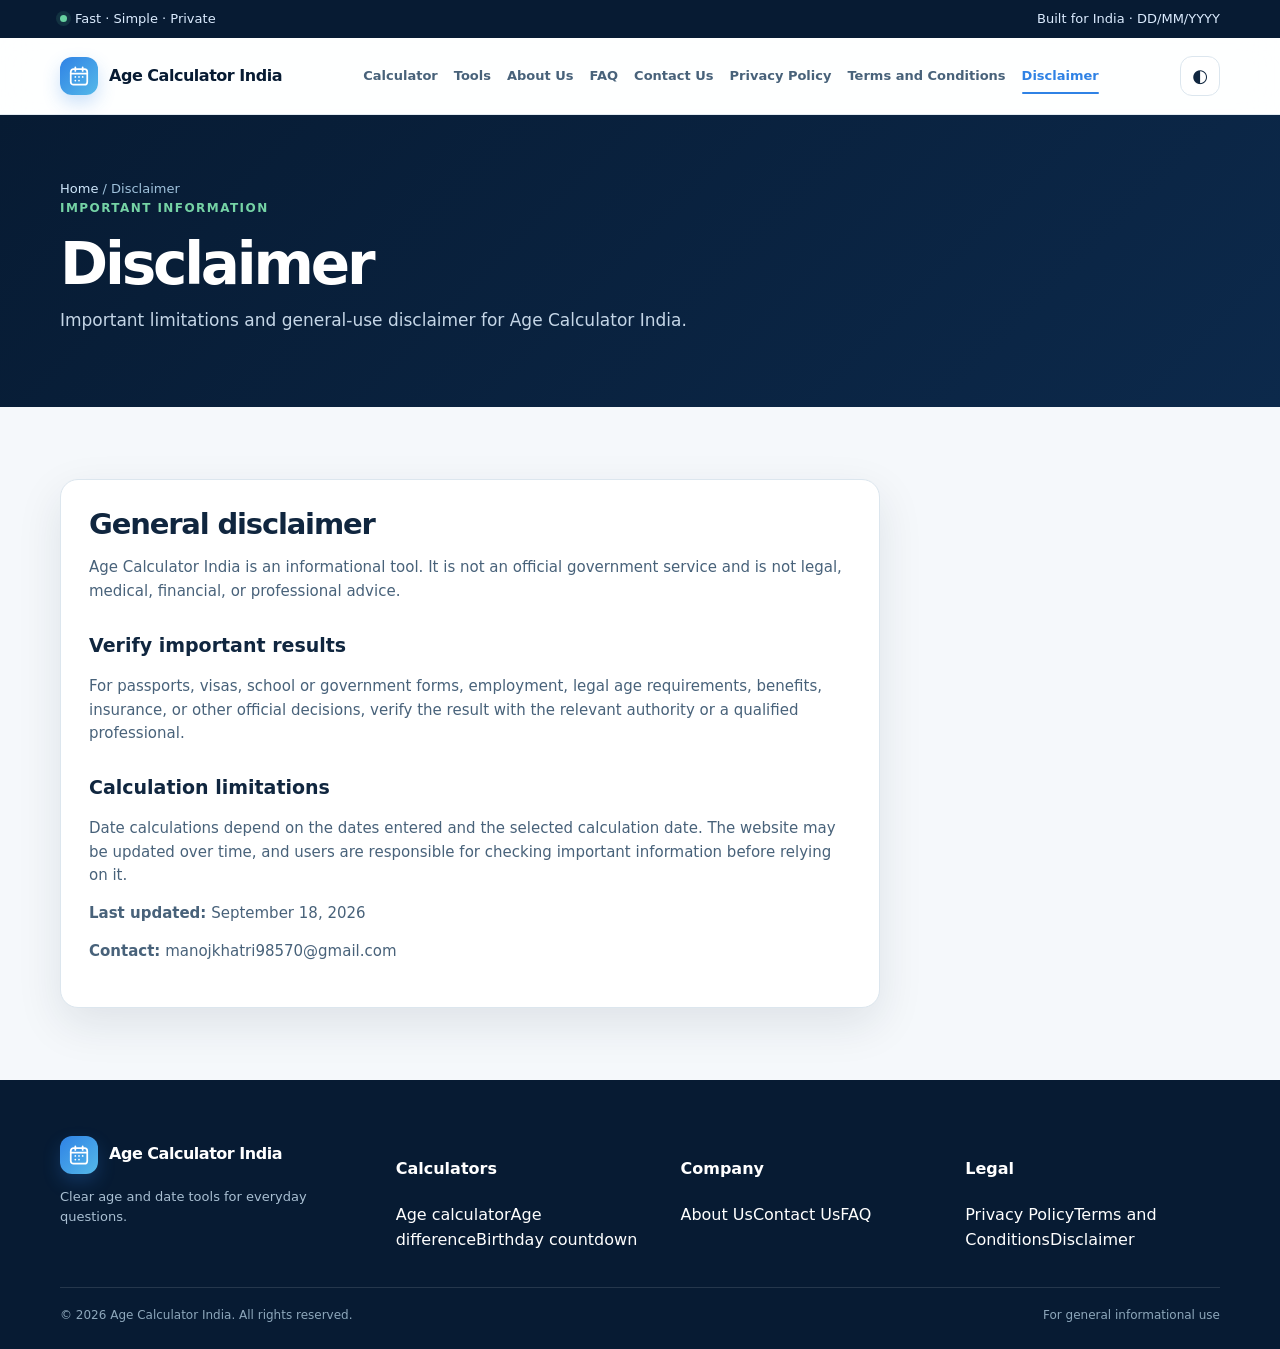
<file: disclaimer.html>
<!doctype html>
<html lang="en-IN">
<head>
  <meta charset="utf-8" />
  <meta name="viewport" content="width=device-width, initial-scale=1" />
  <title>Disclaimer — Age Calculator India</title>
  <meta name="description" content="Important limitations and general-use disclaimer for Age Calculator India." />
  <link rel="canonical" href="https://manojkhatri0025-ops.github.io/age-calculator-india/disclaimer.html" />
  <link rel="icon" href="favicon.svg" type="image/svg+xml" />
  <meta property="og:title" content="Disclaimer — Age Calculator India" />
  <meta property="og:description" content="Important limitations and general-use disclaimer for Age Calculator India." />
  <meta property="og:type" content="website" />
  <meta property="og:url" content="https://manojkhatri0025-ops.github.io/age-calculator-india/disclaimer.html" />
  <meta name="twitter:card" content="summary" />
  <meta name="twitter:title" content="Disclaimer — Age Calculator India" />
  <meta name="twitter:description" content="Important limitations and general-use disclaimer for Age Calculator India." />
  <link rel="stylesheet" href="shared.css" />
  
</head>
<body>
<div class="topbar"><div class="container"><span class="top-note"><i class="dot"></i> Fast · Simple · Private</span><span class="top-right">Built for India · DD/MM/YYYY</span></div></div>
<header><div class="container nav"><a href="index.html#home" class="brand" aria-label="Age Calculator India home"><span class="brand-mark"><svg viewBox="0 0 24 24" fill="none" stroke="currentColor" stroke-width="1.9" stroke-linecap="round" stroke-linejoin="round"><rect x="3" y="4.5" width="18" height="17" rx="3"/><path d="M8 2.5v4M16 2.5v4M3 9.5h18M8 13h.01M12 13h.01M16 13h.01M8 17h.01M12 17h.01"/></svg></span><span>Age Calculator India</span></a><nav class="navlinks" id="navlinks"><a href="index.html#home">Calculator</a><a href="index.html#tools">Tools</a><a href="about.html">About Us</a><a href="index.html#faq">FAQ</a><a href="contact.html">Contact Us</a><a href="privacy-policy.html">Privacy Policy</a><a href="terms.html">Terms and Conditions</a><a href="disclaimer.html">Disclaimer</a></nav><div class="nav-actions"><button class="theme-btn" id="themeBtn" type="button" aria-label="Toggle light and dark theme" aria-pressed="false" title="Switch appearance"><span id="themeIcon" class="control-glyph" aria-hidden="true">◐</span></button><button class="icon-btn menu-btn" id="menuBtn" type="button" aria-label="Open menu"><span class="control-glyph" aria-hidden="true">≡</span></button></div></div></header>
<main class="page-main">
  <section class="page-hero"><div class="container"><div class="breadcrumbs"><a href="index.html#home">Home</a> / Disclaimer</div><div class="kicker" style="color:#75d3a5">Important information</div><h1>Disclaimer</h1><p>Important limitations and general-use disclaimer for Age Calculator India.</p></div></section>
  <section class="content-section"><div class="container"><div class="content-wrap"><div class="legal-card"><h2>General disclaimer</h2><p>Age Calculator India is an informational tool. It is not an official government service and is not legal, medical, financial, or professional advice.</p><h3>Verify important results</h3><p>For passports, visas, school or government forms, employment, legal age requirements, benefits, insurance, or other official decisions, verify the result with the relevant authority or a qualified professional.</p><h3>Calculation limitations</h3><p>Date calculations depend on the dates entered and the selected calculation date. The website may be updated over time, and users are responsible for checking important information before relying on it.</p><p><strong>Last updated:</strong> September 18, 2026</p><p><strong>Contact:</strong> manojkhatri98570@gmail.com</p></div></div></div></section>
</main>
<footer><div class="container"><div class="footer-grid"><div class="footer-brand"><a href="index.html#home" class="brand" style="color:#fff"><span class="brand-mark"><svg viewBox="0 0 24 24" fill="none" stroke="currentColor" stroke-width="1.9" stroke-linecap="round" stroke-linejoin="round"><rect x="3" y="4.5" width="18" height="17" rx="3"/><path d="M8 2.5v4M16 2.5v4M3 9.5h18M8 13h.01M12 13h.01M16 13h.01M8 17h.01M12 17h.01"/></svg></span><span>Age Calculator India</span></a><p>Clear age and date tools for everyday questions.</p></div><div><h4>Calculators</h4><a href="index.html#home">Age calculator</a><a href="index.html#workspace">Age difference</a><a href="index.html#workspace">Birthday countdown</a></div><div><h4>Company</h4><a href="about.html">About Us</a><a href="contact.html">Contact Us</a><a href="index.html#faq">FAQ</a></div><div><h4>Legal</h4><a href="privacy-policy.html">Privacy Policy</a><a href="terms.html">Terms and Conditions</a><a href="disclaimer.html">Disclaimer</a></div></div><div class="footer-bottom"><span>© 2026 Age Calculator India. All rights reserved.</span><span>For general informational use</span></div></div></footer>
<script src="shared.js"></script>

</body>
</html>
</file>
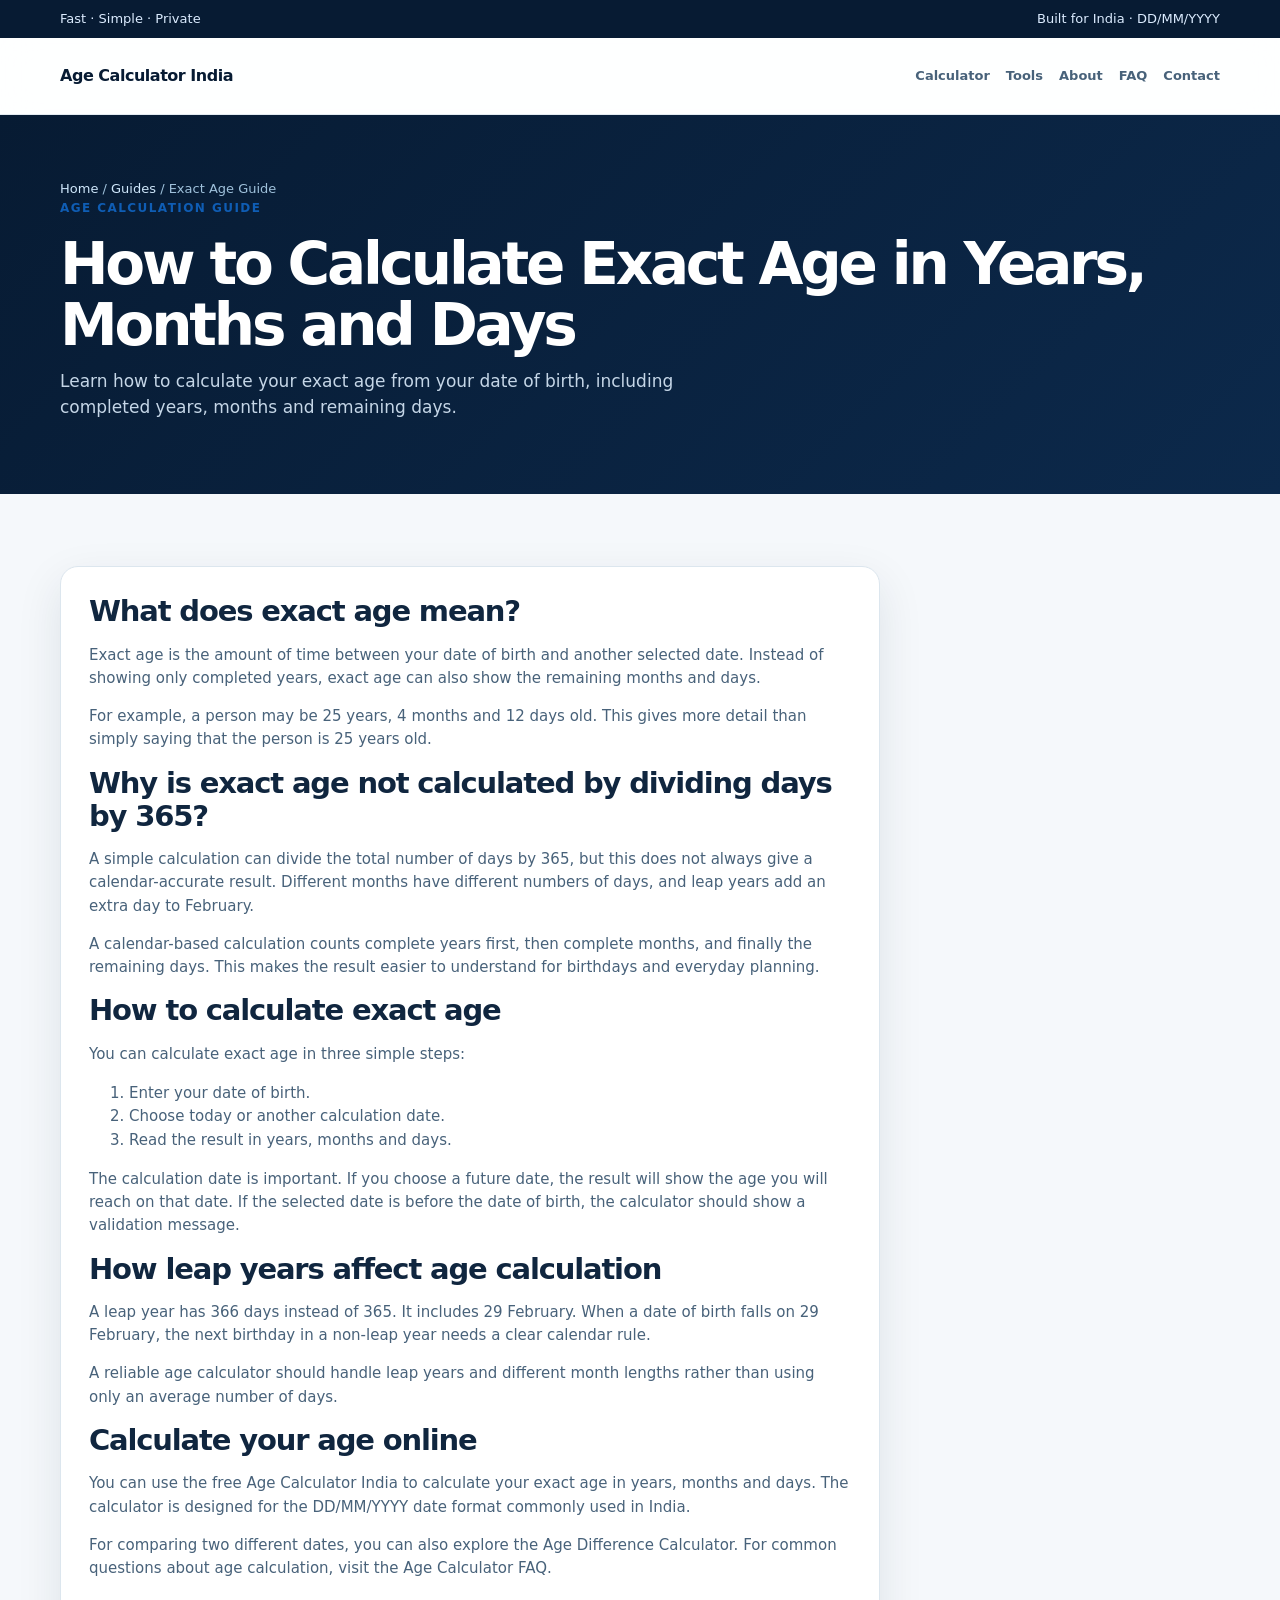
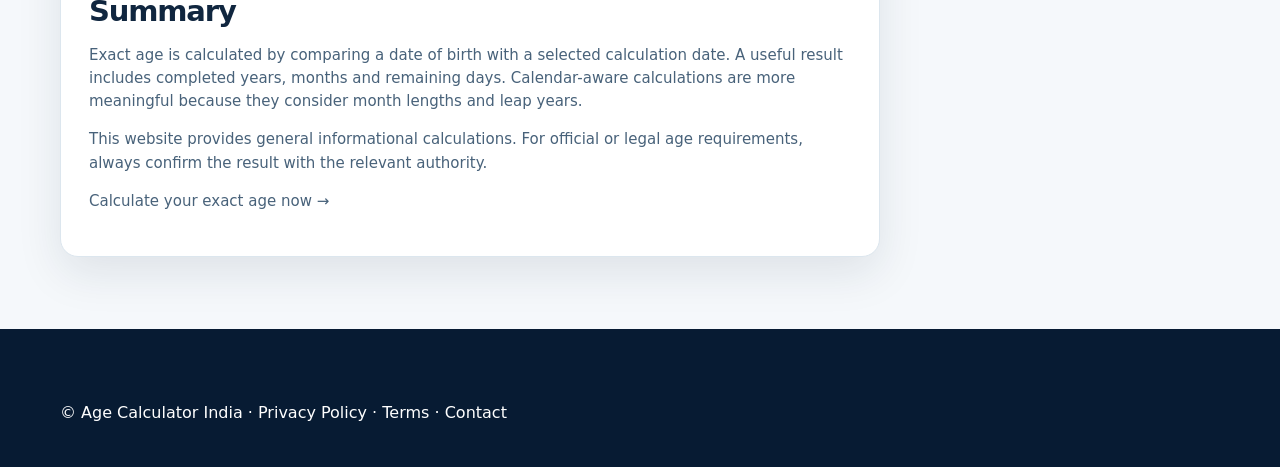
<file: how-to-calculate-exact-age.html>
<!DOCTYPE html>
<html lang="en-IN">
<head>
  <meta charset="UTF-8" />
  <meta name="viewport" content="width=device-width, initial-scale=1.0" />

  <title>How to Calculate Exact Age in Years, Months and Days</title>

  <meta
    name="description"
    content="Learn how to calculate your exact age in years, months and days using your date of birth and a selected calculation date."
  />

  <link
    rel="canonical"
    href="https://manojkhatri0025-ops.github.io/age-calculator-india/how-to-calculate-exact-age.html"
  />

  <meta property="og:type" content="article" />
  <meta
    property="og:title"
    content="How to Calculate Exact Age in Years, Months and Days"
  />
  <meta
    property="og:description"
    content="A simple guide to calculating exact age from a date of birth."
  />
  <meta
    property="og:url"
    content="https://manojkhatri0025-ops.github.io/age-calculator-india/how-to-calculate-exact-age.html"
  />

  <link rel="icon" href="favicon.svg" />
  <link rel="stylesheet" href="shared.css" />
</head>

<body>
  <div class="topbar">
    <div class="container">
      <span class="top-note">Fast · Simple · Private</span>
      <span class="top-right">Built for India · DD/MM/YYYY</span>
    </div>
  </div>

  <header>
    <div class="container nav">
      <a href="index.html#home" class="brand">
        Age Calculator India
      </a>

      <nav class="navlinks">
        <a href="index.html#home">Calculator</a>
        <a href="index.html#tools">Tools</a>
        <a href="about.html">About</a>
        <a href="index.html#faq">FAQ</a>
        <a href="contact.html">Contact</a>
      </nav>
    </div>
  </header>

  <main class="page-main">
    <section class="page-hero">
      <div class="container">
        <div class="breadcrumbs">
          <a href="index.html#home">Home</a> /
          <a href="index.html#content">Guides</a> /
          Exact Age Guide
        </div>

        <div class="kicker">Age calculation guide</div>

        <h1>How to Calculate Exact Age in Years, Months and Days</h1>

        <p>
          Learn how to calculate your exact age from your date of birth,
          including completed years, months and remaining days.
        </p>
      </div>
    </section>

    <section class="content-section">
      <div class="container">
        <article class="content-wrap">
          <div class="legal-card">
            <h2>What does exact age mean?</h2>

            <p>
              Exact age is the amount of time between your date of birth and
              another selected date. Instead of showing only completed years,
              exact age can also show the remaining months and days.
            </p>

            <p>
              For example, a person may be 25 years, 4 months and 12 days old.
              This gives more detail than simply saying that the person is 25
              years old.
            </p>

            <h2>Why is exact age not calculated by dividing days by 365?</h2>

            <p>
              A simple calculation can divide the total number of days by 365,
              but this does not always give a calendar-accurate result.
              Different months have different numbers of days, and leap years
              add an extra day to February.
            </p>

            <p>
              A calendar-based calculation counts complete years first, then
              complete months, and finally the remaining days. This makes the
              result easier to understand for birthdays and everyday planning.
            </p>

            <h2>How to calculate exact age</h2>

            <p>
              You can calculate exact age in three simple steps:
            </p>

            <ol>
              <li>Enter your date of birth.</li>
              <li>Choose today or another calculation date.</li>
              <li>Read the result in years, months and days.</li>
            </ol>

            <p>
              The calculation date is important. If you choose a future date,
              the result will show the age you will reach on that date. If the
              selected date is before the date of birth, the calculator should
              show a validation message.
            </p>

            <h2>How leap years affect age calculation</h2>

            <p>
              A leap year has 366 days instead of 365. It includes 29 February.
              When a date of birth falls on 29 February, the next birthday in a
              non-leap year needs a clear calendar rule.
            </p>

            <p>
              A reliable age calculator should handle leap years and different
              month lengths rather than using only an average number of days.
            </p>

            <h2>Calculate your age online</h2>

            <p>
              You can use the free
              <a href="index.html#home">Age Calculator India</a>
              to calculate your exact age in years, months and days. The
              calculator is designed for the DD/MM/YYYY date format commonly
              used in India.
            </p>

            <p>
              For comparing two different dates, you can also explore the
              <a href="index.html#workspace">Age Difference Calculator</a>.
              For common questions about age calculation, visit the
              <a href="index.html#faq">Age Calculator FAQ</a>.
            </p>

            <h2>Summary</h2>

            <p>
              Exact age is calculated by comparing a date of birth with a
              selected calculation date. A useful result includes completed
              years, months and remaining days. Calendar-aware calculations
              are more meaningful because they consider month lengths and leap
              years.
            </p>

            <p>
              This website provides general informational calculations. For
              official or legal age requirements, always confirm the result
              with the relevant authority.
            </p>

            <p>
              <a href="index.html#home">
                Calculate your exact age now →
              </a>
            </p>
          </div>
        </article>
      </div>
    </section>
  </main>

  <footer>
    <div class="container">
      <p>
        © Age Calculator India ·
        <a href="privacy-policy.html">Privacy Policy</a> ·
        <a href="terms.html">Terms</a> ·
        <a href="contact.html">Contact</a>
      </p>
    </div>
  </footer>

  <script src="shared.js"></script>
</body>
</html>
</file>
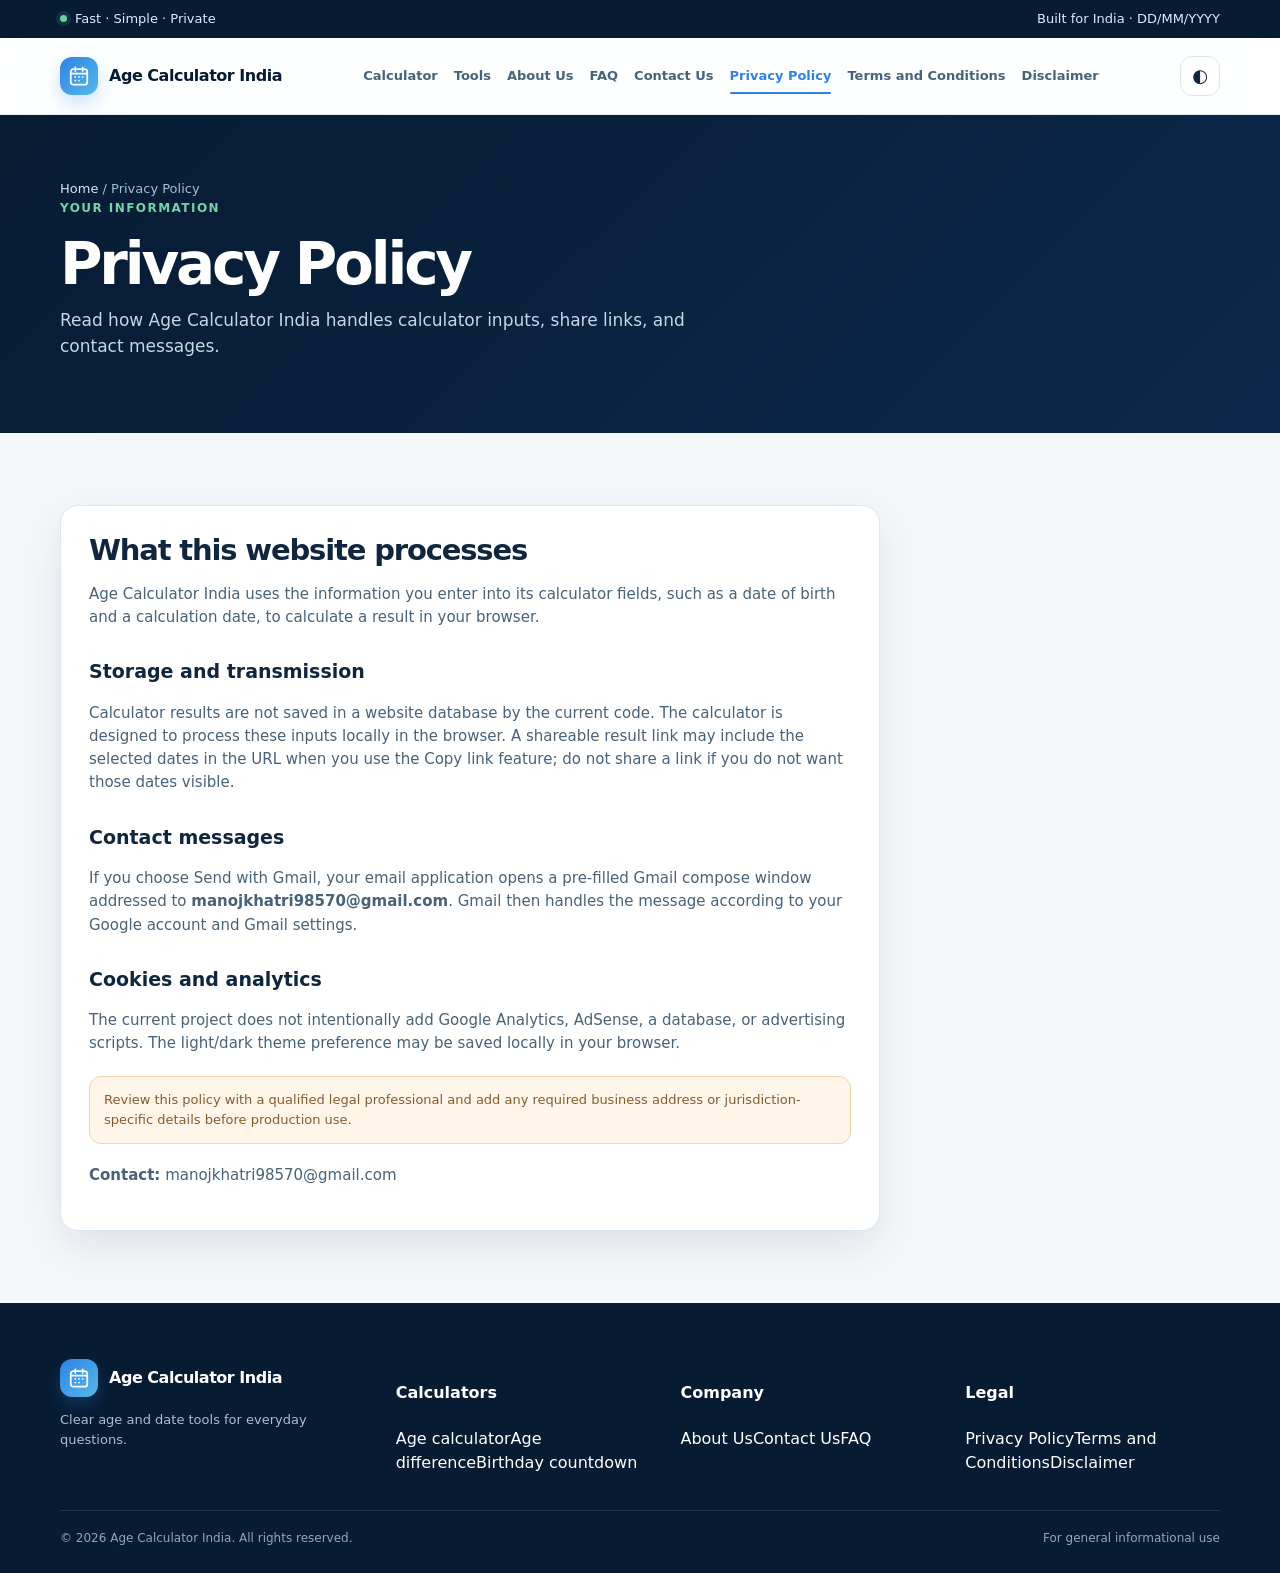
<file: privacy-policy.html>
<!doctype html>
<html lang="en-IN">
<head>
  <meta charset="utf-8" />
  <meta name="viewport" content="width=device-width, initial-scale=1" />
  <title>Privacy Policy — Age Calculator India</title>
  <meta name="description" content="Read how Age Calculator India handles calculator inputs, share links, and contact messages." />
  <link rel="canonical" href="https://manojkhatri0025-ops.github.io/age-calculator-india/privacy-policy.html" />
  <link rel="icon" href="favicon.svg" type="image/svg+xml" />
  <meta property="og:title" content="Privacy Policy — Age Calculator India" />
  <meta property="og:description" content="Read how Age Calculator India handles calculator inputs, share links, and contact messages." />
  <meta property="og:type" content="website" />
  <meta property="og:url" content="https://manojkhatri0025-ops.github.io/age-calculator-india/privacy-policy.html" />
  <meta name="twitter:card" content="summary" />
  <meta name="twitter:title" content="Privacy Policy — Age Calculator India" />
  <meta name="twitter:description" content="Read how Age Calculator India handles calculator inputs, share links, and contact messages." />
  <link rel="stylesheet" href="shared.css" />
  
</head>
<body>
<div class="topbar"><div class="container"><span class="top-note"><i class="dot"></i> Fast · Simple · Private</span><span class="top-right">Built for India · DD/MM/YYYY</span></div></div>
<header><div class="container nav"><a href="index.html#home" class="brand" aria-label="Age Calculator India home"><span class="brand-mark"><svg viewBox="0 0 24 24" fill="none" stroke="currentColor" stroke-width="1.9" stroke-linecap="round" stroke-linejoin="round"><rect x="3" y="4.5" width="18" height="17" rx="3"/><path d="M8 2.5v4M16 2.5v4M3 9.5h18M8 13h.01M12 13h.01M16 13h.01M8 17h.01M12 17h.01"/></svg></span><span>Age Calculator India</span></a><nav class="navlinks" id="navlinks"><a href="index.html#home">Calculator</a><a href="index.html#tools">Tools</a><a href="about.html">About Us</a><a href="index.html#faq">FAQ</a><a href="contact.html">Contact Us</a><a href="privacy-policy.html">Privacy Policy</a><a href="terms.html">Terms and Conditions</a><a href="disclaimer.html">Disclaimer</a></nav><div class="nav-actions"><button class="theme-btn" id="themeBtn" type="button" aria-label="Toggle light and dark theme" aria-pressed="false" title="Switch appearance"><span id="themeIcon" class="control-glyph" aria-hidden="true">◐</span></button><button class="icon-btn menu-btn" id="menuBtn" type="button" aria-label="Open menu"><span class="control-glyph" aria-hidden="true">≡</span></button></div></div></header>
<main class="page-main">
  <section class="page-hero"><div class="container"><div class="breadcrumbs"><a href="index.html#home">Home</a> / Privacy Policy</div><div class="kicker" style="color:#75d3a5">Your information</div><h1>Privacy Policy</h1><p>Read how Age Calculator India handles calculator inputs, share links, and contact messages.</p></div></section>
  <section class="content-section"><div class="container"><div class="content-wrap"><div class="legal-card"><h2>What this website processes</h2><p>Age Calculator India uses the information you enter into its calculator fields, such as a date of birth and a calculation date, to calculate a result in your browser.</p><h3>Storage and transmission</h3><p>Calculator results are not saved in a website database by the current code. The calculator is designed to process these inputs locally in the browser. A shareable result link may include the selected dates in the URL when you use the Copy link feature; do not share a link if you do not want those dates visible.</p><h3>Contact messages</h3><p>If you choose Send with Gmail, your email application opens a pre-filled Gmail compose window addressed to <strong>manojkhatri98570@gmail.com</strong>. Gmail then handles the message according to your Google account and Gmail settings.</p><h3>Cookies and analytics</h3><p>The current project does not intentionally add Google Analytics, AdSense, a database, or advertising scripts. The light/dark theme preference may be saved locally in your browser.</p><div class="legal-note">Review this policy with a qualified legal professional and add any required business address or jurisdiction-specific details before production use.</div><p><strong>Contact:</strong> manojkhatri98570@gmail.com</p></div></div></div></section>
</main>
<footer><div class="container"><div class="footer-grid"><div class="footer-brand"><a href="index.html#home" class="brand" style="color:#fff"><span class="brand-mark"><svg viewBox="0 0 24 24" fill="none" stroke="currentColor" stroke-width="1.9" stroke-linecap="round" stroke-linejoin="round"><rect x="3" y="4.5" width="18" height="17" rx="3"/><path d="M8 2.5v4M16 2.5v4M3 9.5h18M8 13h.01M12 13h.01M16 13h.01M8 17h.01M12 17h.01"/></svg></span><span>Age Calculator India</span></a><p>Clear age and date tools for everyday questions.</p></div><div><h4>Calculators</h4><a href="index.html#home">Age calculator</a><a href="index.html#workspace">Age difference</a><a href="index.html#workspace">Birthday countdown</a></div><div><h4>Company</h4><a href="about.html">About Us</a><a href="contact.html">Contact Us</a><a href="index.html#faq">FAQ</a></div><div><h4>Legal</h4><a href="privacy-policy.html">Privacy Policy</a><a href="terms.html">Terms and Conditions</a><a href="disclaimer.html">Disclaimer</a></div></div><div class="footer-bottom"><span>© 2026 Age Calculator India. All rights reserved.</span><span>For general informational use</span></div></div></footer>
<script src="shared.js"></script>

</body>
</html>
</file>
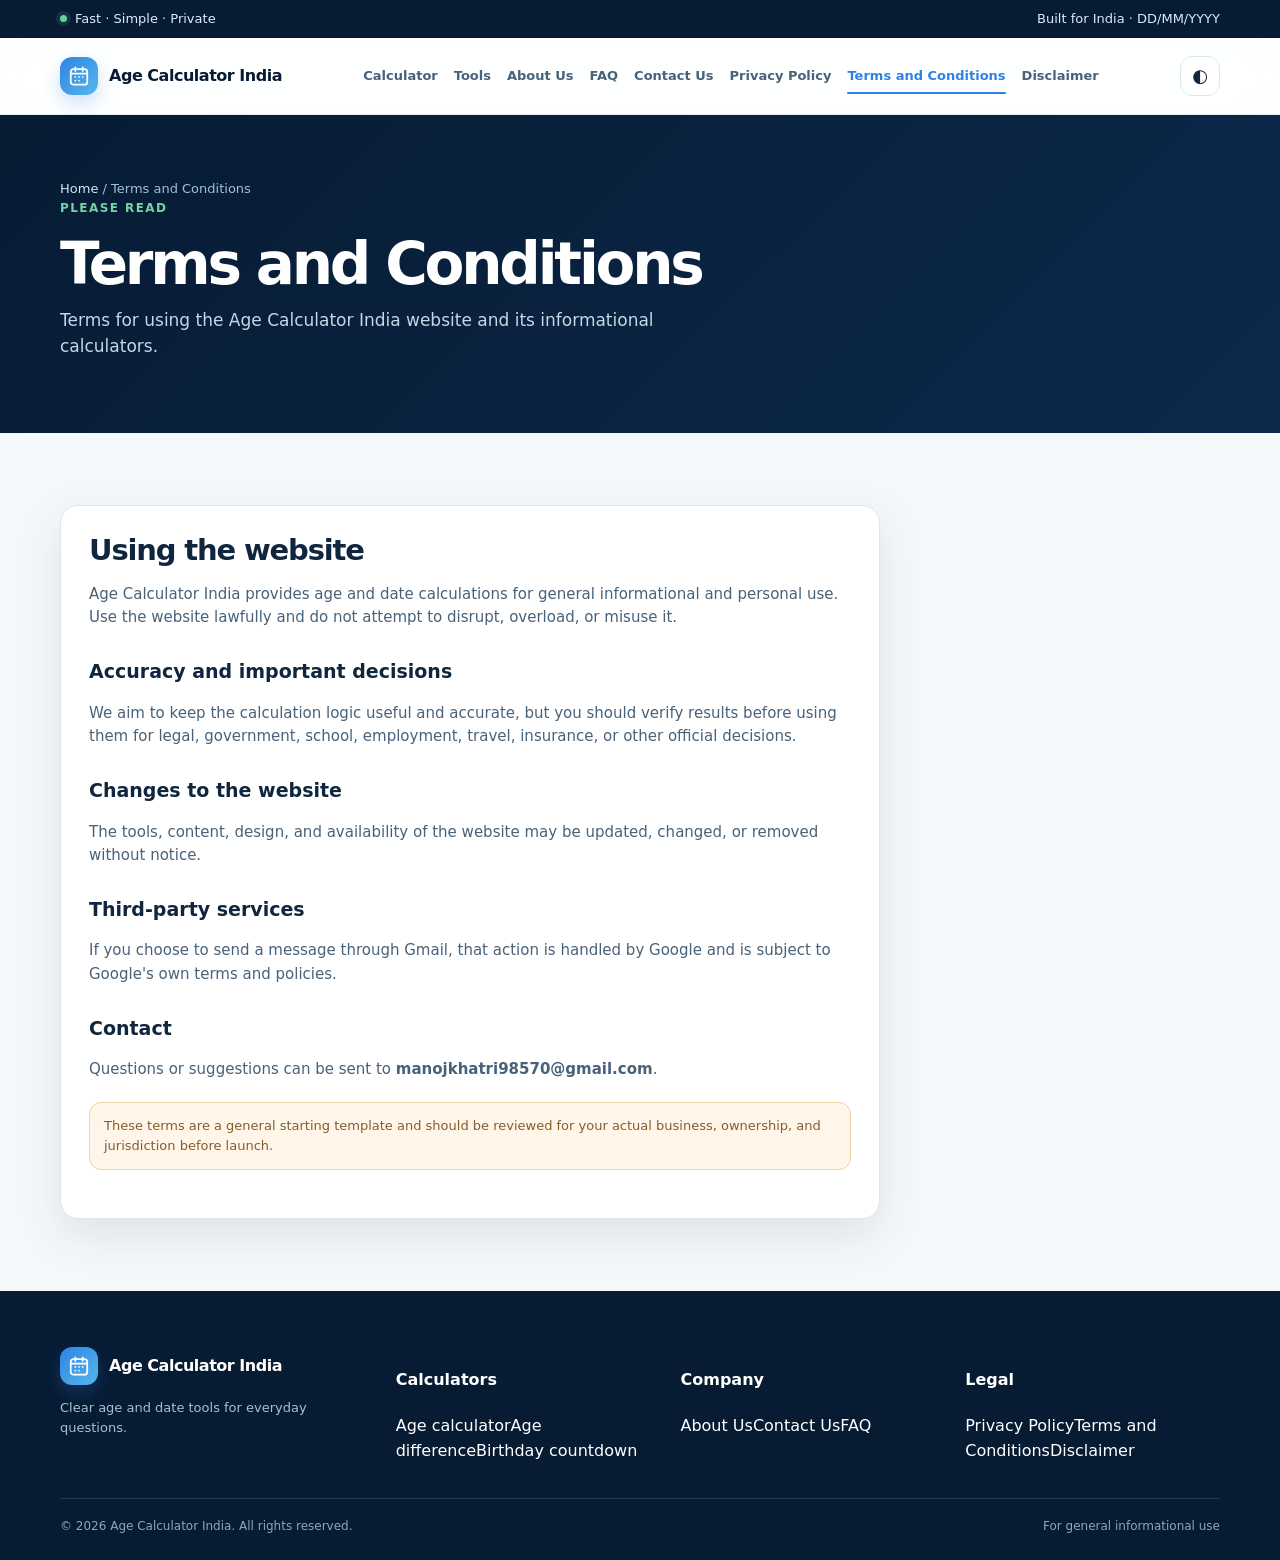
<file: terms.html>
<!doctype html>
<html lang="en-IN">
<head>
  <meta charset="utf-8" />
  <meta name="viewport" content="width=device-width, initial-scale=1" />
  <title>Terms and Conditions — Age Calculator India</title>
  <meta name="description" content="Terms for using the Age Calculator India website and its informational calculators." />
  <link rel="canonical" href="https://manojkhatri0025-ops.github.io/age-calculator-india/terms.html" />
  <link rel="icon" href="favicon.svg" type="image/svg+xml" />
  <meta property="og:title" content="Terms and Conditions — Age Calculator India" />
  <meta property="og:description" content="Terms for using the Age Calculator India website and its informational calculators." />
  <meta property="og:type" content="website" />
  <meta property="og:url" content="https://manojkhatri0025-ops.github.io/age-calculator-india/terms.html" />
  <meta name="twitter:card" content="summary" />
  <meta name="twitter:title" content="Terms and Conditions — Age Calculator India" />
  <meta name="twitter:description" content="Terms for using the Age Calculator India website and its informational calculators." />
  <link rel="stylesheet" href="shared.css" />
  
</head>
<body>
<div class="topbar"><div class="container"><span class="top-note"><i class="dot"></i> Fast · Simple · Private</span><span class="top-right">Built for India · DD/MM/YYYY</span></div></div>
<header><div class="container nav"><a href="index.html#home" class="brand" aria-label="Age Calculator India home"><span class="brand-mark"><svg viewBox="0 0 24 24" fill="none" stroke="currentColor" stroke-width="1.9" stroke-linecap="round" stroke-linejoin="round"><rect x="3" y="4.5" width="18" height="17" rx="3"/><path d="M8 2.5v4M16 2.5v4M3 9.5h18M8 13h.01M12 13h.01M16 13h.01M8 17h.01M12 17h.01"/></svg></span><span>Age Calculator India</span></a><nav class="navlinks" id="navlinks"><a href="index.html#home">Calculator</a><a href="index.html#tools">Tools</a><a href="about.html">About Us</a><a href="index.html#faq">FAQ</a><a href="contact.html">Contact Us</a><a href="privacy-policy.html">Privacy Policy</a><a href="terms.html">Terms and Conditions</a><a href="disclaimer.html">Disclaimer</a></nav><div class="nav-actions"><button class="theme-btn" id="themeBtn" type="button" aria-label="Toggle light and dark theme" aria-pressed="false" title="Switch appearance"><span id="themeIcon" class="control-glyph" aria-hidden="true">◐</span></button><button class="icon-btn menu-btn" id="menuBtn" type="button" aria-label="Open menu"><span class="control-glyph" aria-hidden="true">≡</span></button></div></div></header>
<main class="page-main">
  <section class="page-hero"><div class="container"><div class="breadcrumbs"><a href="index.html#home">Home</a> / Terms and Conditions</div><div class="kicker" style="color:#75d3a5">Please read</div><h1>Terms and Conditions</h1><p>Terms for using the Age Calculator India website and its informational calculators.</p></div></section>
  <section class="content-section"><div class="container"><div class="content-wrap"><div class="legal-card"><h2>Using the website</h2><p>Age Calculator India provides age and date calculations for general informational and personal use. Use the website lawfully and do not attempt to disrupt, overload, or misuse it.</p><h3>Accuracy and important decisions</h3><p>We aim to keep the calculation logic useful and accurate, but you should verify results before using them for legal, government, school, employment, travel, insurance, or other official decisions.</p><h3>Changes to the website</h3><p>The tools, content, design, and availability of the website may be updated, changed, or removed without notice.</p><h3>Third-party services</h3><p>If you choose to send a message through Gmail, that action is handled by Google and is subject to Google's own terms and policies.</p><h3>Contact</h3><p>Questions or suggestions can be sent to <strong>manojkhatri98570@gmail.com</strong>.</p><div class="legal-note">These terms are a general starting template and should be reviewed for your actual business, ownership, and jurisdiction before launch.</div></div></div></div></section>
</main>
<footer><div class="container"><div class="footer-grid"><div class="footer-brand"><a href="index.html#home" class="brand" style="color:#fff"><span class="brand-mark"><svg viewBox="0 0 24 24" fill="none" stroke="currentColor" stroke-width="1.9" stroke-linecap="round" stroke-linejoin="round"><rect x="3" y="4.5" width="18" height="17" rx="3"/><path d="M8 2.5v4M16 2.5v4M3 9.5h18M8 13h.01M12 13h.01M16 13h.01M8 17h.01M12 17h.01"/></svg></span><span>Age Calculator India</span></a><p>Clear age and date tools for everyday questions.</p></div><div><h4>Calculators</h4><a href="index.html#home">Age calculator</a><a href="index.html#workspace">Age difference</a><a href="index.html#workspace">Birthday countdown</a></div><div><h4>Company</h4><a href="about.html">About Us</a><a href="contact.html">Contact Us</a><a href="index.html#faq">FAQ</a></div><div><h4>Legal</h4><a href="privacy-policy.html">Privacy Policy</a><a href="terms.html">Terms and Conditions</a><a href="disclaimer.html">Disclaimer</a></div></div><div class="footer-bottom"><span>© 2026 Age Calculator India. All rights reserved.</span><span>For general informational use</span></div></div></footer>
<script src="shared.js"></script>

</body>
</html>
</file>
<file: shared.css>
:root{
      --ink:#10263f; --ink-2:#48627a; --muted:#6f8292; --canvas:#f5f8fb; --surface:#fff;
      --line:#dce6ee; --blue:#2f82e5; --blue-dark:#0f5db4; --mint:#3aa775; --mint-soft:#e9f7f0;
      --orange:#e79a4b; --orange-soft:#fff5e9; --danger:#dc665d; --navy:#071b33; --navy-2:#0c294b;
      --shadow:0 16px 45px rgba(16,38,63,.10); --radius:20px;
    }
    *{box-sizing:border-box} html{scroll-behavior:smooth} body{margin:0;background:var(--canvas);color:var(--ink);font-family:Inter,ui-sans-serif,system-ui,-apple-system,BlinkMacSystemFont,"Segoe UI",sans-serif;font-size:16px;line-height:1.55;overflow-x:hidden} a{color:inherit;text-decoration:none} button,input,select,textarea{font:inherit} button{cursor:pointer}.container{width:min(1160px,calc(100% - 40px));margin:auto}
    .topbar{background:var(--navy);color:#dcecff;font-size:13px}.topbar .container{height:38px;display:flex;align-items:center;justify-content:space-between;gap:16px}.top-note{display:flex;align-items:center;gap:8px}.dot{width:7px;height:7px;background:#67d1a0;border-radius:50%;display:inline-block;box-shadow:0 0 0 4px rgba(103,209,160,.12)}
    header{position:sticky;top:0;z-index:20;background:rgba(255,255,255,.88);backdrop-filter:blur(18px);border-bottom:1px solid rgba(220,230,238,.8)}.nav{height:76px;display:flex;align-items:center;justify-content:space-between;gap:22px}.brand{display:flex;align-items:center;gap:11px;font-weight:800;letter-spacing:-.03em;color:var(--navy);white-space:nowrap}.brand-mark{width:38px;height:38px;border-radius:12px;background:linear-gradient(135deg,#2f82e5,#55b9e9);display:grid;place-items:center;color:#fff;box-shadow:0 8px 18px rgba(47,130,229,.24)}.brand-mark svg{width:22px}.navlinks{display:flex;align-items:center;gap:26px;color:var(--ink-2);font-size:14px;font-weight:650}.navlinks a:hover{color:var(--blue)}.nav-actions{display:flex;align-items:center;gap:9px}.icon-btn,.theme-btn,.lang-btn{border:1px solid var(--line);background:#fff;color:var(--ink);height:40px;border-radius:12px;display:inline-grid;place-items:center}.icon-btn{min-width:40px}.theme-btn{min-width:40px;padding:0 11px;display:inline-flex;align-items:center;justify-content:center;gap:8px}.theme-label{font-size:12px;font-weight:800;letter-spacing:.01em}.control-glyph{font-size:18px;line-height:1;font-weight:800}.lang-btn{padding:0 12px;font-size:13px;font-weight:700}.icon-btn:hover,.theme-btn:hover,.lang-btn:hover{border-color:#a8c8e6;background:#f4f9fe;box-shadow:0 5px 14px rgba(16,38,63,.08)}.menu-btn{display:none}
    .hero{background:radial-gradient(circle at 74% 16%,rgba(76,164,238,.22),transparent 27%),linear-gradient(135deg,var(--navy),var(--navy-2));color:#fff;overflow:hidden}.hero-inner{padding:74px 0 98px;display:grid;grid-template-columns:1.04fr .96fr;align-items:center;gap:60px}.eyebrow{display:inline-flex;align-items:center;gap:8px;border:1px solid rgba(255,255,255,.18);background:rgba(255,255,255,.09);padding:8px 12px;border-radius:999px;color:#c6e2fb;font-size:12px;font-weight:800;letter-spacing:.08em;text-transform:uppercase}.hero h1{font-size:clamp(42px,6vw,72px);line-height:1.02;letter-spacing:-.06em;margin:20px 0 22px;max-width:690px}.hero p{font-size:18px;color:#c5d6e7;max-width:590px;margin:0 0 30px}.hero-ctas{display:flex;flex-wrap:wrap;gap:12px}.btn{border:0;border-radius:12px;padding:13px 18px;min-height:48px;display:inline-flex;align-items:center;justify-content:center;gap:9px;font-weight:800;transition:transform .18s,box-shadow .18s,background .18s}.btn:hover{transform:translateY(-1px)}.btn-primary{background:#48b789;color:#062b25;box-shadow:0 10px 25px rgba(72,183,137,.24)}.btn-primary:hover{background:#5bc89b}.btn-ghost{color:#fff;border:1px solid rgba(255,255,255,.24);background:rgba(255,255,255,.07)}.btn-ghost:hover{background:rgba(255,255,255,.14)}.hero-trust{display:flex;gap:24px;flex-wrap:wrap;color:#aac6dc;font-size:13px;margin-top:28px}.hero-trust span{display:flex;align-items:center;gap:7px}.check{color:#6ad1a0;font-weight:900}
    .hero-visual{min-height:360px;display:flex;align-items:center;justify-content:flex-end}.hero-calculator{width:min(100%,510px);background:#fff;color:var(--ink);border:1px solid rgba(255,255,255,.4);border-radius:22px;padding:22px;box-shadow:0 24px 55px rgba(0,0,0,.25)}.hero-calc-head{display:flex;align-items:center;justify-content:space-between;gap:12px;margin-bottom:6px}.hero-calc-head span{font-size:11px;font-weight:900;letter-spacing:.12em;text-transform:uppercase;color:var(--blue-dark)}.hero-calculator h3{margin:0 0 16px;font-size:23px;letter-spacing:-.04em}.hero-form-row{display:grid;grid-template-columns:1fr 1fr;gap:10px}.hero-calculator .field{margin-bottom:11px}.hero-calculator .field label{font-size:12px}.hero-calculator .field input{min-height:43px;padding:10px 11px}.hero-calc-actions{display:flex;gap:9px;align-items:center;flex-wrap:wrap}.hero-calc-actions .btn{min-height:43px;padding:10px 14px}.hero-result{display:none;margin-top:14px;border-radius:14px;padding:14px;background:linear-gradient(135deg,#eff8ff,#effaf5);border:1px solid #cfe5f3}.hero-result.show{display:block}.hero-result-label{font-size:11px;text-transform:uppercase;letter-spacing:.08em;color:var(--muted);font-weight:900}.hero-result-age{font-size:28px;line-height:1.1;font-weight:900;letter-spacing:-.05em;color:var(--navy);margin:4px 0}.hero-result-meta{font-size:12px;color:var(--ink-2)}.hero-result-actions{display:flex;gap:8px;margin-top:12px;flex-wrap:wrap}.hero-privacy{margin-top:12px;font-size:11px;color:#4c7965;display:flex;gap:7px;align-items:flex-start}.hero-privacy b{color:var(--mint)}
    .overlap{margin-top:-48px;position:relative;z-index:3}.calculator-shell{background:var(--surface);border:1px solid var(--line);border-radius:24px;box-shadow:var(--shadow);padding:28px}.calc-grid{display:grid;grid-template-columns:1fr 1fr;gap:28px}.calc-copy h2{margin:0 0 8px;font-size:27px;letter-spacing:-.035em}.calc-copy p{margin:0;color:var(--ink-2)}.privacy-note{display:flex;gap:9px;align-items:flex-start;color:#47735f;background:var(--mint-soft);border:1px solid #ccebdc;border-radius:12px;padding:11px 12px;font-size:12px;margin-top:18px}.privacy-note svg{flex:0 0 16px;margin-top:1px}.form-card{background:#f8fbfd;border:1px solid var(--line);border-radius:18px;padding:18px}.form-row{display:grid;grid-template-columns:1fr 1fr;gap:12px}.field{display:flex;flex-direction:column;gap:7px;margin-bottom:13px}.field label{font-size:13px;font-weight:800;color:var(--ink-2)}.field input,.field select,.field textarea{width:100%;border:1px solid #cddbe6;background:#fff;color:var(--ink);border-radius:11px;padding:12px 13px;outline:0;min-height:46px}.field textarea{min-height:125px;resize:vertical}.field input:focus,.field select:focus,.field textarea:focus{border-color:var(--blue);box-shadow:0 0 0 3px rgba(47,130,229,.12)}.field-hint{font-size:12px;color:var(--muted)}.form-actions{display:flex;gap:9px;flex-wrap:wrap}.btn-blue{background:var(--blue);color:#fff;box-shadow:0 8px 16px rgba(47,130,229,.19)}.btn-blue:hover{background:var(--blue-dark)}.btn-soft{background:#edf5fb;color:#145b9c;border:1px solid #d1e3f2}.btn-small{min-height:40px;padding:10px 13px;font-size:13px}.error{display:none;color:#a9443d;background:#fff0ef;border:1px solid #f2c8c3;border-radius:10px;padding:10px 12px;font-size:13px;margin:12px 0}.error.show{display:block}.result-card{display:none;margin-top:18px;border-radius:16px;border:1px solid #cfe5f3;background:linear-gradient(135deg,#f1f9ff,#f2fbf6);padding:17px}.result-card.show{display:block}.result-label{font-size:12px;text-transform:uppercase;letter-spacing:.08em;color:var(--muted);font-weight:800}.result-age{font-size:36px;line-height:1.1;font-weight:900;letter-spacing:-.055em;margin:3px 0 13px;color:var(--navy)}.result-pills{display:flex;flex-wrap:wrap;gap:8px}.result-pill{background:#fff;border:1px solid var(--line);border-radius:10px;padding:9px 10px;font-size:12px;color:var(--ink-2)}.result-pill strong{display:block;color:var(--ink);font-size:15px;margin-top:1px}.result-footer{display:flex;justify-content:space-between;gap:12px;align-items:center;margin-top:14px;padding-top:12px;border-top:1px solid rgba(125,163,185,.22);color:var(--muted);font-size:12px}
    .section{padding:92px 0}.section-head{display:flex;align-items:end;justify-content:space-between;gap:24px;margin-bottom:30px}.section-head h2{font-size:34px;line-height:1.1;letter-spacing:-.05em;margin:0}.section-head p{max-width:520px;margin:0;color:var(--ink-2)}.kicker{color:var(--blue-dark);font-size:12px;font-weight:900;letter-spacing:.12em;text-transform:uppercase;margin-bottom:10px}.feature-grid{display:grid;grid-template-columns:repeat(3,1fr);gap:16px}.feature{padding:22px;background:#fff;border:1px solid var(--line);border-radius:16px}.feature-icon{width:40px;height:40px;border-radius:12px;background:#e8f3fd;color:var(--blue-dark);display:grid;place-items:center;margin-bottom:17px}.feature h3{margin:0 0 7px;font-size:18px}.feature p{margin:0;color:var(--ink-2);font-size:14px}
    .tools-section{background:#eef5fa;border-top:1px solid #e2edf4;border-bottom:1px solid #e2edf4}.tools-grid{display:grid;grid-template-columns:repeat(4,1fr);gap:14px}.tool-card{background:#fff;border:1px solid var(--line);border-radius:16px;padding:18px;min-height:162px;display:flex;flex-direction:column;justify-content:space-between;transition:transform .18s,box-shadow .18s,border-color .18s}.tool-card:hover{transform:translateY(-3px);box-shadow:0 12px 24px rgba(16,38,63,.08);border-color:#afcfe8}.tool-card h3{font-size:16px;margin:10px 0 6px;letter-spacing:-.015em}.tool-card p{font-size:13px;color:var(--ink-2);margin:0}.tool-link{display:inline-flex;align-items:center;gap:5px;color:var(--blue-dark);font-size:12px;font-weight:900;margin-top:15px}.tool-icon{width:34px;height:34px;display:grid;place-items:center;border-radius:10px;background:#f1f7fb;color:var(--blue-dark)}
    .workspace{background:#fff;border:1px solid var(--line);border-radius:22px;box-shadow:var(--shadow);overflow:hidden}.tabs{display:flex;gap:4px;overflow:auto;padding:10px;border-bottom:1px solid var(--line);background:#fbfdff}.tab{border:0;background:transparent;padding:11px 14px;border-radius:10px;color:var(--ink-2);font-size:13px;font-weight:800;white-space:nowrap}.tab.active{background:#eaf4fc;color:var(--blue-dark)}.pane{display:none;padding:26px}.pane.active{display:block}.pane-header{display:flex;justify-content:space-between;align-items:start;gap:18px;margin-bottom:20px}.pane-header h3{font-size:24px;letter-spacing:-.04em;margin:0 0 5px}.pane-header p{margin:0;color:var(--ink-2);font-size:14px}.mini-grid{display:grid;grid-template-columns:1fr 1fr;gap:22px}.inline-result{border:1px solid #cfe5f3;background:linear-gradient(135deg,#f1f9ff,#f2fbf6);border-radius:16px;padding:20px;min-height:100%;}.inline-result h4{font-size:13px;text-transform:uppercase;color:var(--muted);letter-spacing:.08em;margin:0 0 8px}.big-number{font-size:32px;line-height:1.1;font-weight:900;letter-spacing:-.05em;color:var(--navy);margin-bottom:14px}.info-list{display:grid;gap:9px}.info-item{display:flex;justify-content:space-between;gap:18px;border-bottom:1px dashed #c9dae6;padding-bottom:8px;font-size:13px}.info-item:last-child{border-bottom:0}.info-item span{color:var(--muted)}.disclaimer{background:var(--orange-soft);border:1px solid #f1d4aa;color:#855c2e;padding:12px 13px;border-radius:11px;font-size:13px;margin-top:14px}.success{display:none;color:#2e7659;background:var(--mint-soft);border:1px solid #c6ead8;padding:11px 13px;border-radius:11px;font-size:13px;margin-top:12px}.success.show{display:block}
    .content-grid{display:grid;grid-template-columns:1.1fr .9fr;gap:36px;align-items:start}.prose{max-width:710px}.prose h2{font-size:31px;letter-spacing:-.045em;line-height:1.15;margin:0 0 14px}.prose h3{font-size:19px;margin:26px 0 7px}.prose p,.prose li{color:var(--ink-2);font-size:15px}.prose ul{padding-left:20px}.side-card{background:var(--navy);color:#fff;border-radius:20px;padding:25px;position:sticky;top:110px}.side-card h3{font-size:24px;letter-spacing:-.04em;margin:0 0 12px}.side-card p{color:#b9cde1;font-size:14px}.side-list{display:grid;gap:12px;margin-top:22px}.side-list div{display:flex;gap:10px;align-items:flex-start;color:#d7e7f5;font-size:13px}.side-list b{color:#6ad1a0}.faq-list{display:grid;gap:9px;max-width:860px}.faq-item{background:#fff;border:1px solid var(--line);border-radius:13px;overflow:hidden}.faq-q{width:100%;display:flex;justify-content:space-between;gap:14px;border:0;background:#fff;padding:17px;text-align:left;color:var(--ink);font-weight:800}.faq-a{display:none;padding:0 17px 17px;color:var(--ink-2);font-size:14px}.faq-item.open .faq-a{display:block}.faq-item.open .plus{transform:rotate(45deg)}.plus{font-size:22px;line-height:1;color:var(--blue);transition:transform .2s}
    .contact-grid{display:grid;grid-template-columns:.8fr 1.2fr;gap:24px}.contact-card{background:#fff;border:1px solid var(--line);border-radius:18px;padding:24px}.contact-card h3{margin:0 0 8px;font-size:22px}.contact-card p{color:var(--ink-2);font-size:14px}.contact-points{display:grid;gap:13px;margin-top:23px}.contact-point{display:flex;gap:12px;align-items:flex-start}.contact-point svg{color:var(--blue);flex:0 0 19px;margin-top:2px}.contact-point div{font-size:13px;color:var(--ink-2)}.contact-point strong{display:block;color:var(--ink);margin-bottom:2px}
    footer{background:var(--navy);color:#fff;padding:56px 0 25px}.footer-grid{display:grid;grid-template-columns:1.2fr 1fr 1fr 1fr;gap:30px}.footer-brand p{color:#a9bfd2;font-size:13px;max-width:310px}.footer h4{font-size:13px;margin:0 0 14px;color:#fff}.footer a{display:block;color:#a9bfd2;font-size:13px;margin:9px 0}.footer a:hover{color:#fff}.footer-bottom{display:flex;justify-content:space-between;gap:18px;border-top:1px solid rgba(255,255,255,.12);margin-top:34px;padding-top:18px;color:#8da7bb;font-size:12px}.hidden{display:none!important}
    body.dark{--ink:#f1f6fb;--ink-2:#bdcad6;--muted:#91a4b3;--canvas:#101b27;--surface:#162433;--line:#294052;--navy:#061522;--navy-2:#0b2239}.dark header{background:rgba(16,27,39,.88)}.dark .brand{color:#fff}.dark .icon-btn,.dark .theme-btn,.dark .lang-btn,.dark .form-card,.dark .field input,.dark .field select,.dark .field textarea,.dark .feature,.dark .tool-card,.dark .workspace,.dark .faq-item,.dark .faq-q,.dark .contact-card{background:#162433;color:var(--ink);border-color:var(--line)}.dark .fake-field{background:#1b2d3f;border-color:var(--line);color:#98abba}.dark .fake-result,.dark .result-card,.dark .inline-result{background:linear-gradient(135deg,#162b3f,#16352e);border-color:#34536a}.dark .result-pill,.dark .fake-chip{background:#1d3041;border-color:#365164;color:#c6d4df}.dark .btn-soft{background:#18324a;color:#b8dcf6;border-color:#31526c}.dark .tabs{background:#122131;border-color:var(--line)}.dark .tab{color:#b9cbd7}.dark .tab.active{background:#1a3d59;color:#cdeaff}.dark .tools-section{background:#12202d;border-color:#213a4c}.dark .feature-icon,.dark .tool-icon{background:#1a344a;color:#95cefa}.dark .side-card{background:#0b2239}.dark .topbar{background:#040e19}.dark .contact-point div,.dark .contact-point strong{color:var(--ink)}.dark .hero-calculator{background:#162433;color:var(--ink);border-color:#294052}.dark .hero-calculator .field input{background:#1b2d3f;color:var(--ink);border-color:#294052}.dark .hero-result{background:linear-gradient(135deg,#162b3f,#16352e);border-color:#34536a}.dark .hero-result-age,.dark .big-number,.dark .result-age{color:#f6fbff}.dark .footer{background:#061522}
    @media (max-width:980px){.hero-inner{grid-template-columns:1fr;gap:36px;padding:60px 0 82px}.hero-visual{max-width:560px}.calc-grid,.content-grid,.contact-grid{grid-template-columns:1fr}.tools-grid{grid-template-columns:repeat(2,1fr)}.feature-grid{grid-template-columns:repeat(3,1fr)}.side-card{position:static}.footer-grid{grid-template-columns:2fr 1fr 1fr}}
    @media (max-width:700px){.container{width:min(100% - 28px,1160px)}.topbar .container{height:34px;font-size:11px}.topbar .top-right{display:none}.nav{height:66px;overflow:hidden}.brand{min-width:0}.brand>span:last-child{overflow:hidden;text-overflow:ellipsis}.nav-actions{gap:6px}.lang-btn,.theme-label{display:none}.navlinks{display:none}.navlinks.open{display:flex;position:absolute;top:66px;left:0;right:0;flex-direction:column;align-items:flex-start;gap:0;padding:12px 18px 17px;background:#fff;border-bottom:1px solid var(--line);box-shadow:0 12px 20px rgba(16,38,63,.08)}.dark .navlinks.open{background:#162433}.navlinks.open a{padding:11px 4px;width:100%}.menu-btn{display:inline-grid}.hero-inner{padding:48px 0 74px}.hero h1{font-size:47px}.hero p{font-size:16px}.hero-visual{display:flex;min-height:auto;justify-content:stretch}.hero-calculator{width:100%}.hero-form-row{grid-template-columns:1fr}.overlap{margin-top:-32px}.calculator-shell{padding:20px}.calc-grid,.mini-grid,.form-row{grid-template-columns:1fr}.section{padding:70px 0}.section-head{display:block}.section-head h2{font-size:29px;margin-bottom:11px}.feature-grid{grid-template-columns:1fr}.tools-grid{grid-template-columns:1fr}.pane{padding:20px}.pane-header{display:block}.footer-grid{grid-template-columns:1fr 1fr}.footer-brand{grid-column:1/-1}.footer-bottom{display:block}.footer-bottom span{display:block;margin-bottom:6px}}
    @media (prefers-reduced-motion:reduce){*,*:before,*:after{scroll-behavior:auto!important;transition:none!important}}

/* Shared content pages */
.page-main{min-height:calc(100vh - 260px)}
.page-hero{background:linear-gradient(135deg,var(--navy),var(--navy-2));color:#fff;padding:64px 0 74px}
.page-hero h1{font-size:clamp(36px,5vw,58px);line-height:1.05;letter-spacing:-.055em;margin:16px 0 12px}
.page-hero p{color:#c5d6e7;max-width:680px;font-size:17px;margin:0}
.breadcrumbs{font-size:13px;color:#9fc1db}.breadcrumbs a{color:#cfe7fb}.content-section{padding:72px 0}.content-wrap{max-width:820px}.content-wrap h2{font-size:29px;letter-spacing:-.04em;line-height:1.15;margin:0 0 12px}.content-wrap h3{font-size:19px;margin:28px 0 7px}.content-wrap p,.content-wrap li{color:var(--ink-2);font-size:15px}.content-wrap ul{padding-left:20px}.legal-card{background:var(--surface);border:1px solid var(--line);border-radius:18px;padding:28px;box-shadow:var(--shadow)}.legal-note{background:var(--orange-soft);border:1px solid #f1d4aa;color:#855c2e;border-radius:12px;padding:13px 14px;font-size:13px;margin:20px 0}.link-grid{display:grid;grid-template-columns:repeat(3,1fr);gap:13px;margin-top:24px}.link-grid a{background:var(--surface);border:1px solid var(--line);border-radius:14px;padding:16px;color:var(--blue-dark);font-weight:800}.page-actions{display:flex;flex-wrap:wrap;gap:10px;margin-top:24px}.dark .legal-card,.dark .link-grid a{background:var(--surface);border-color:var(--line)}.dark .page-hero{background:linear-gradient(135deg,#061522,#0b2239)}
@media (max-width:700px){.page-hero{padding:48px 0 58px}.content-section{padding:52px 0}.legal-card{padding:20px}.link-grid{grid-template-columns:1fr}}

/* Full navigation remains compact on desktop and collapses into the mobile menu. */
.navlinks{gap:16px;font-size:13px}
@media (max-width:1100px) and (min-width:701px){.nav{gap:12px}.navlinks{gap:9px;font-size:11px}.brand{font-size:14px}}

.navlinks a{position:relative;display:inline-block}.navlinks a.active{color:var(--blue);font-weight:700}.navlinks a.active::after{content:'';position:absolute;left:0;right:0;bottom:-8px;height:2px;border-radius:2px;background:var(--blue)}
</file>
